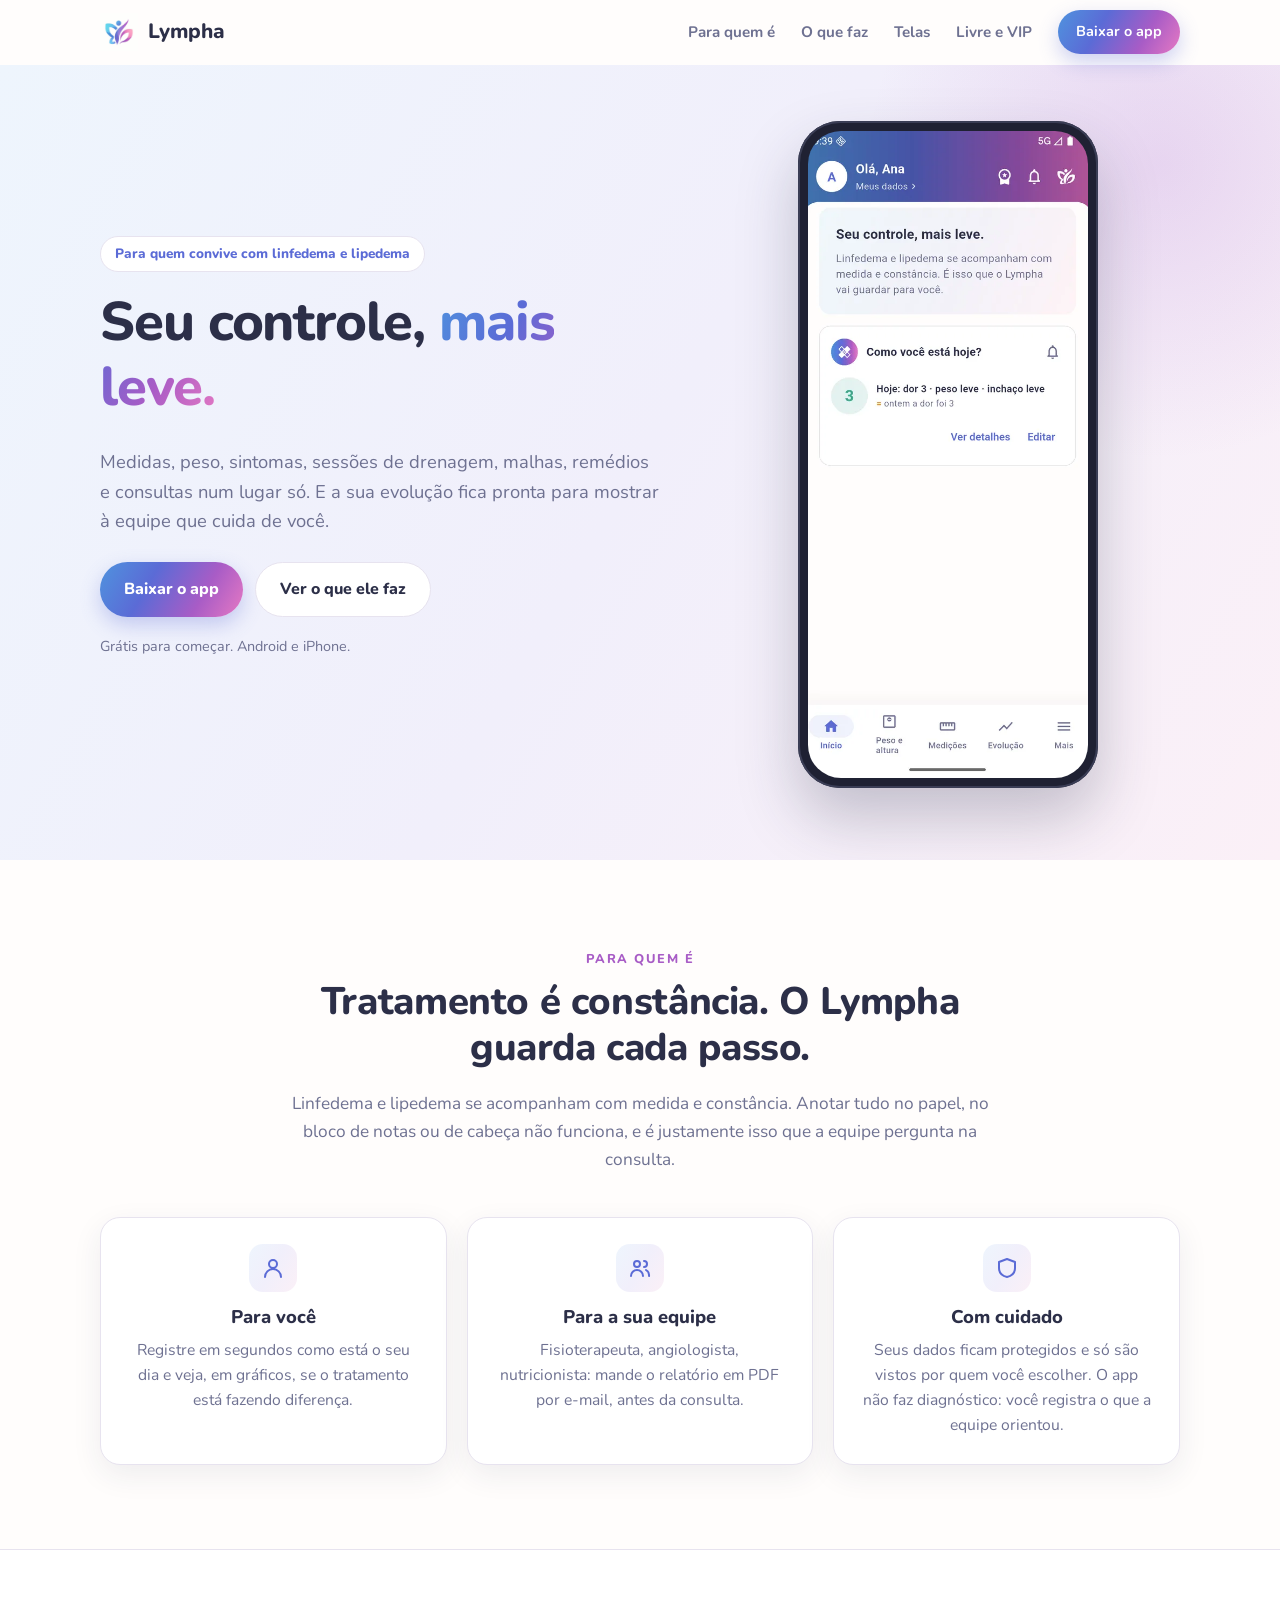
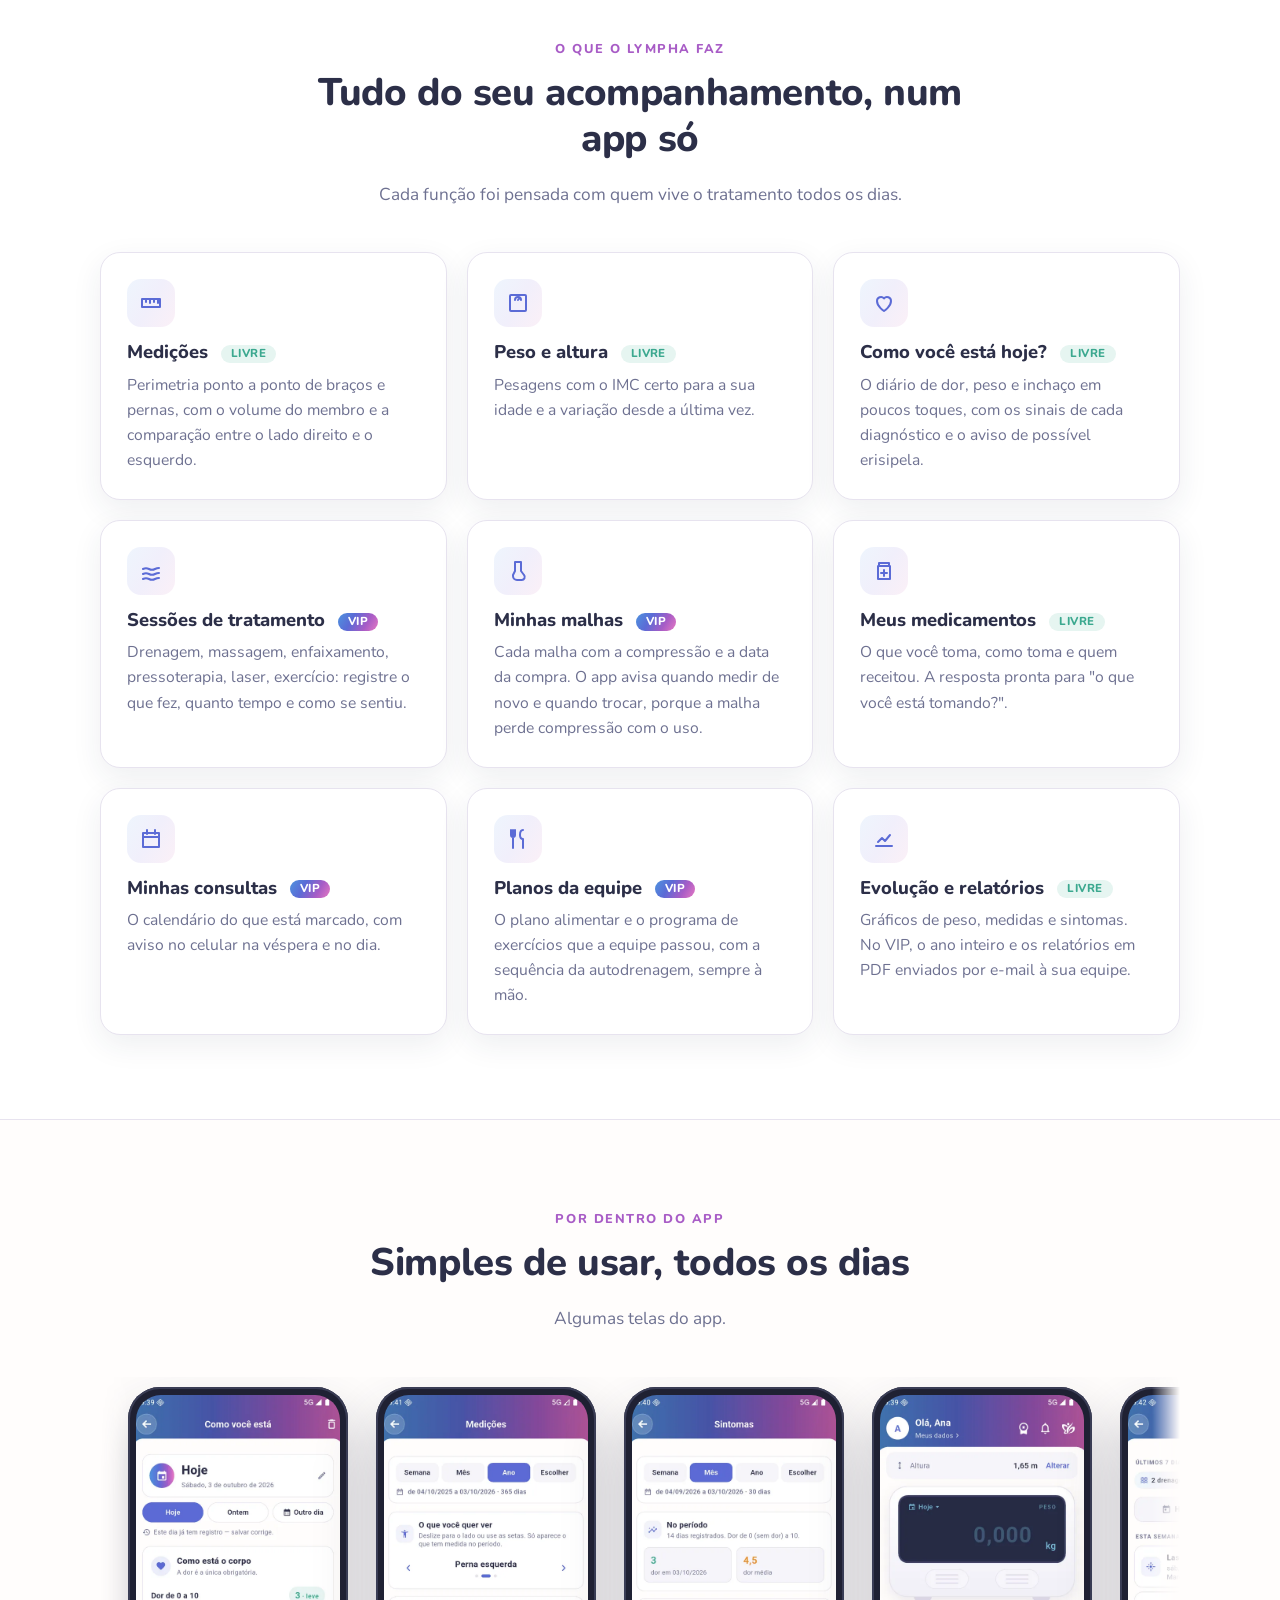
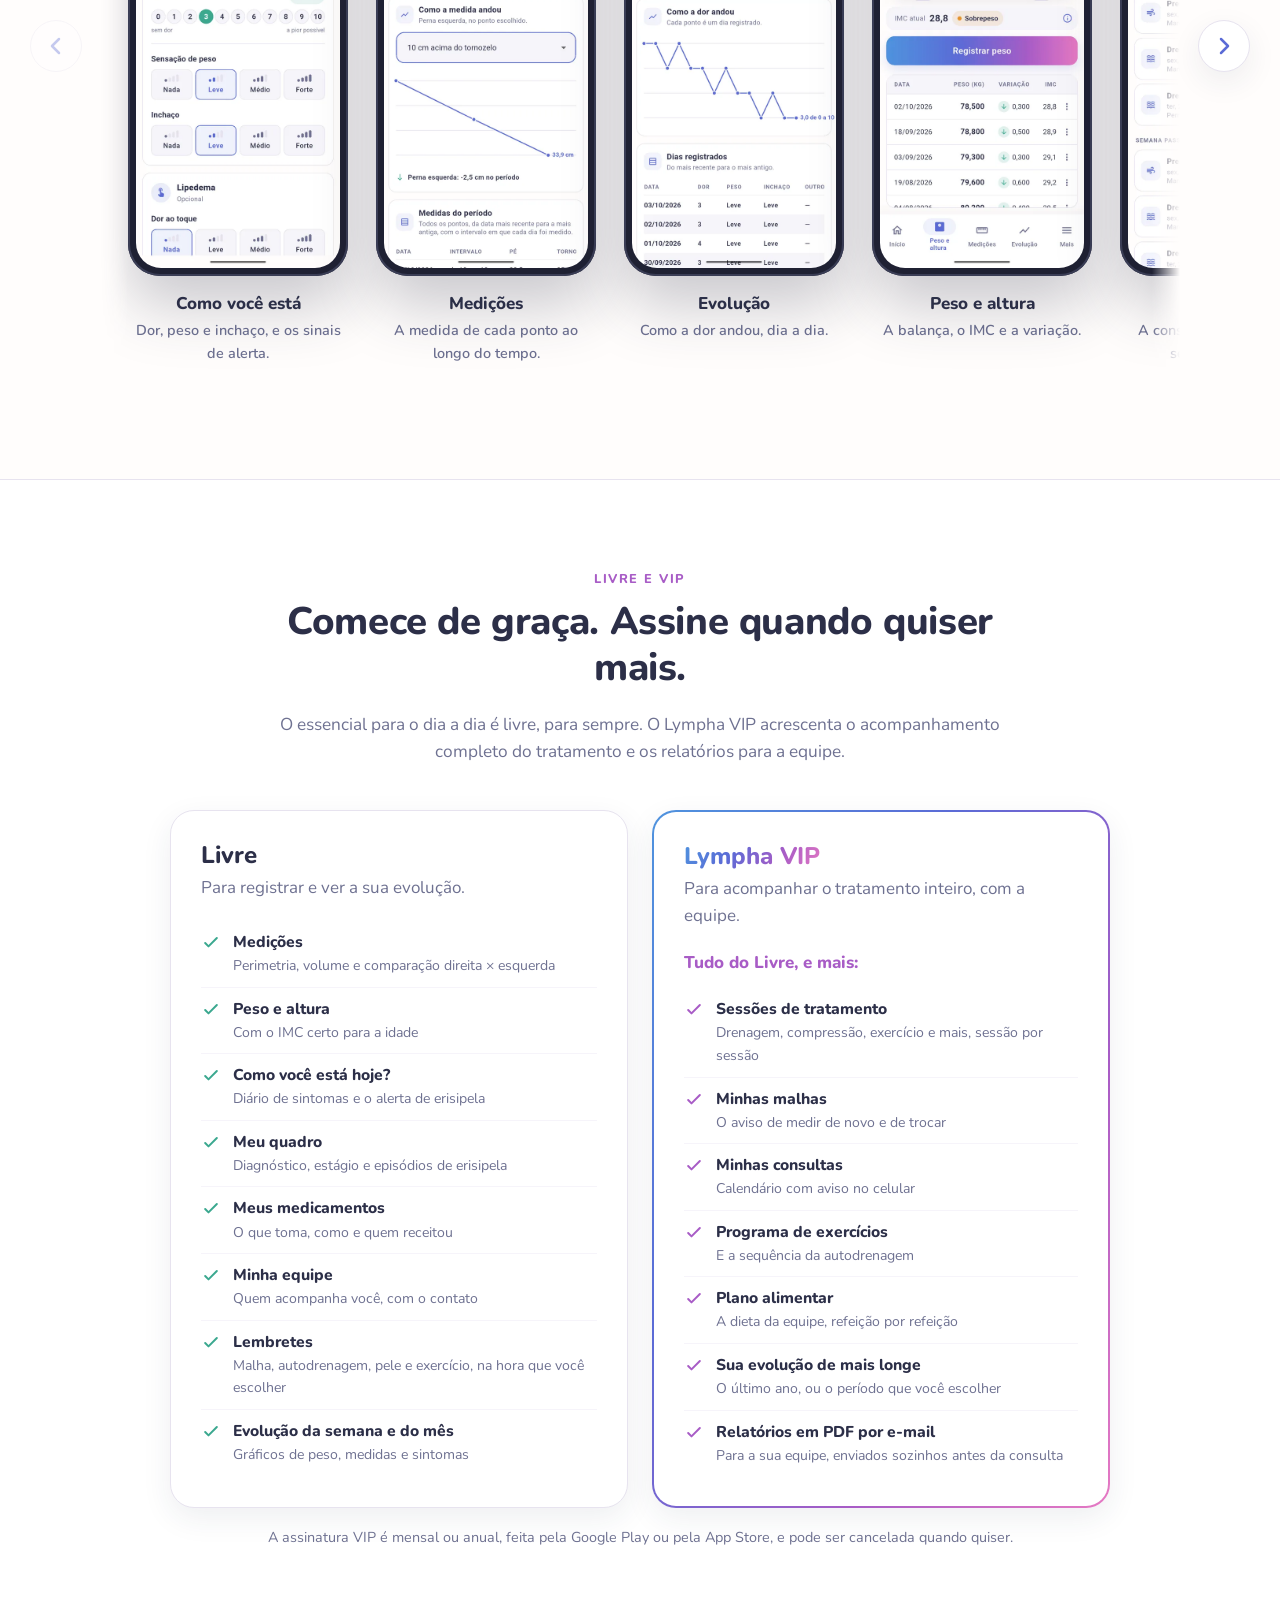
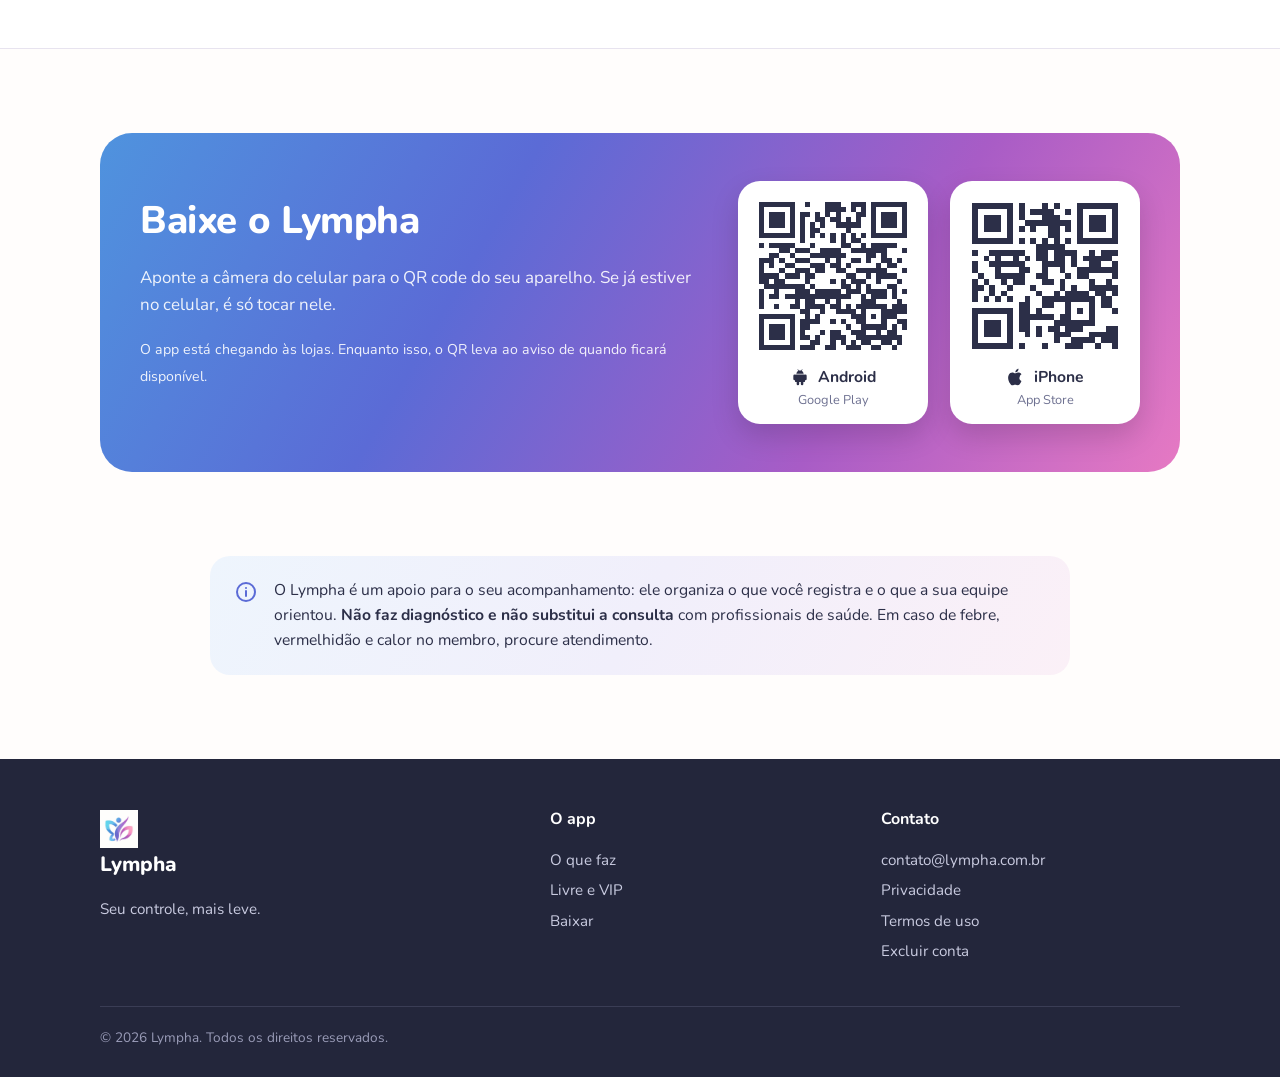
<file: index.html>
<!doctype html>
<html lang="pt-BR">
<head>
  <meta charset="utf-8">
  <meta name="viewport" content="width=device-width, initial-scale=1">
  <title>Lympha: seu controle do linfedema e do lipedema, mais leve</title>
  <meta name="description" content="Lympha é o app para quem convive com linfedema ou lipedema: medidas, peso, sintomas, sessões, malhas, medicamentos e consultas num lugar só, com relatórios para a sua equipe.">
  <meta name="theme-color" content="#5b6bd6">
  <link rel="icon" type="image/png" sizes="32x32" href="assets/img/favicon-32.png">
  <link rel="apple-touch-icon" href="assets/img/apple-touch-icon.png">
  <meta property="og:title" content="Lympha: seu controle, mais leve">
  <meta property="og:description" content="O app para acompanhar o linfedema e o lipedema: medidas, sintomas, tratamento e relatórios para a sua equipe.">
  <meta property="og:image" content="https://lympha.com.br/assets/img/logo.png">
  <meta property="og:url" content="https://lympha.com.br/">
  <meta property="og:type" content="website">
  <meta property="og:locale" content="pt_BR">
  <link rel="preconnect" href="https://fonts.googleapis.com">
  <link rel="preconnect" href="https://fonts.gstatic.com" crossorigin>
  <link href="https://fonts.googleapis.com/css2?family=Nunito:wght@400;600;700;800&display=swap" rel="stylesheet">
  <link rel="stylesheet" href="assets/css/estilo.css">
</head>
<body>

  <!-- Os ícones, desenhados uma vez e usados com <use>. -->
  <svg width="0" height="0" style="position:absolute" aria-hidden="true">
    <defs>
      <symbol id="i-regua" viewBox="0 0 24 24"><path fill="none" stroke="currentColor" stroke-width="2" stroke-linecap="round" stroke-linejoin="round" d="M3 8h18v8H3zM7 8v3M11 8v4M15 8v3M19 8v4"/></symbol>
      <symbol id="i-balanca" viewBox="0 0 24 24"><path fill="none" stroke="currentColor" stroke-width="2" stroke-linecap="round" stroke-linejoin="round" d="M5 4h14a1 1 0 0 1 1 1v14a1 1 0 0 1-1 1H5a1 1 0 0 1-1-1V5a1 1 0 0 1 1-1zM9 9a3 3 0 0 1 6 0M12 9l1.5-2"/></symbol>
      <symbol id="i-coracao" viewBox="0 0 24 24"><path fill="none" stroke="currentColor" stroke-width="2" stroke-linecap="round" stroke-linejoin="round" d="M12 20s-7-4.4-7-10a4 4 0 0 1 7-2.6A4 4 0 0 1 19 10c0 5.6-7 10-7 10z"/></symbol>
      <symbol id="i-alerta" viewBox="0 0 24 24"><path fill="none" stroke="currentColor" stroke-width="2" stroke-linecap="round" stroke-linejoin="round" d="M12 3 2 20h20L12 3zM12 10v4M12 17h.01"/></symbol>
      <symbol id="i-maos" viewBox="0 0 24 24"><path fill="none" stroke="currentColor" stroke-width="2" stroke-linecap="round" stroke-linejoin="round" d="M4 15c2-1 4-1 6 0s4 1 6 0 4-1 4-1M4 10c2-1 4-1 6 0s4 1 6 0 4-1 4-1M4 20c2-1 4-1 6 0s4 1 6 0 4-1 4-1"/></symbol>
      <symbol id="i-meia" viewBox="0 0 24 24"><path fill="none" stroke="currentColor" stroke-width="2" stroke-linecap="round" stroke-linejoin="round" d="M9 3h6v9l3 4a3 3 0 0 1-2.4 5H11a4 4 0 0 1-4-4v-1l2-4z"/></symbol>
      <symbol id="i-remedio" viewBox="0 0 24 24"><path fill="none" stroke="currentColor" stroke-width="2" stroke-linecap="round" stroke-linejoin="round" d="M7 4h10v3H7zM6 7h12v13H6zM12 11v6M9 14h6"/></symbol>
      <symbol id="i-calendario" viewBox="0 0 24 24"><path fill="none" stroke="currentColor" stroke-width="2" stroke-linecap="round" stroke-linejoin="round" d="M4 6h16v14H4zM4 10h16M8 3v4M16 3v4"/></symbol>
      <symbol id="i-grafico" viewBox="0 0 24 24"><path fill="none" stroke="currentColor" stroke-width="2" stroke-linecap="round" stroke-linejoin="round" d="M4 19h16M6 15l4-4 3 3 5-6"/></symbol>
      <symbol id="i-email" viewBox="0 0 24 24"><path fill="none" stroke="currentColor" stroke-width="2" stroke-linecap="round" stroke-linejoin="round" d="M3 6h18v12H3zM3 7l9 6 9-6"/></symbol>
      <symbol id="i-sino" viewBox="0 0 24 24"><path fill="none" stroke="currentColor" stroke-width="2" stroke-linecap="round" stroke-linejoin="round" d="M6 16V11a6 6 0 0 1 12 0v5l2 2H4zM10 20a2 2 0 0 0 4 0"/></symbol>
      <symbol id="i-prato" viewBox="0 0 24 24"><path fill="none" stroke="currentColor" stroke-width="2" stroke-linecap="round" stroke-linejoin="round" d="M7 3v8M5 3v5a2 2 0 0 0 4 0V3M7 11v10M17 3c-2 0-3 2-3 5s1 4 3 4v9"/></symbol>
      <symbol id="i-pessoa" viewBox="0 0 24 24"><path fill="none" stroke="currentColor" stroke-width="2" stroke-linecap="round" stroke-linejoin="round" d="M12 12a4 4 0 1 0 0-8 4 4 0 0 0 0 8zM4 21a8 8 0 0 1 16 0"/></symbol>
      <symbol id="i-equipe" viewBox="0 0 24 24"><path fill="none" stroke="currentColor" stroke-width="2" stroke-linecap="round" stroke-linejoin="round" d="M9 11a3 3 0 1 0 0-6 3 3 0 0 0 0 6zM3 20a6 6 0 0 1 12 0M16 5a3 3 0 0 1 0 6M18 14a6 6 0 0 1 3 6"/></symbol>
      <symbol id="i-escudo" viewBox="0 0 24 24"><path fill="none" stroke="currentColor" stroke-width="2" stroke-linecap="round" stroke-linejoin="round" d="M12 3 4 6v6c0 5 3.5 8 8 9 4.5-1 8-4 8-9V6l-8-3z"/></symbol>
      <symbol id="i-visto" viewBox="0 0 24 24"><path fill="none" stroke="currentColor" stroke-width="2.4" stroke-linecap="round" stroke-linejoin="round" d="m5 12 4 4 10-10"/></symbol>
      <symbol id="i-info" viewBox="0 0 24 24"><path fill="none" stroke="currentColor" stroke-width="2" stroke-linecap="round" stroke-linejoin="round" d="M12 21a9 9 0 1 0 0-18 9 9 0 0 0 0 18zM12 11v5M12 8h.01"/></symbol>
      <symbol id="i-android" viewBox="0 0 24 24"><path fill="currentColor" d="M7 9h10a1 1 0 0 1 1 1v7a1 1 0 0 1-1 1h-1v2.5a1.5 1.5 0 0 1-3 0V18h-2v2.5a1.5 1.5 0 0 1-3 0V18H7a1 1 0 0 1-1-1v-7a1 1 0 0 1 1-1zm-3 1.5a1.5 1.5 0 0 1 3 0v4a1.5 1.5 0 0 1-3 0zm13 0a1.5 1.5 0 0 1 3 0v4a1.5 1.5 0 0 1-3 0zM7.6 8a4.6 4.6 0 0 1 2.3-3.4l-.8-1.3a.4.4 0 0 1 .7-.4l.8 1.4a5 5 0 0 1 2.8 0l.8-1.4a.4.4 0 0 1 .7.4l-.8 1.3A4.6 4.6 0 0 1 16.4 8z"/></symbol>
      <symbol id="i-apple" viewBox="0 0 24 24"><path fill="currentColor" d="M16.4 12.6c0-2.6 2.1-3.8 2.2-3.9-1.2-1.8-3.1-2-3.7-2-1.6-.2-3.1.9-3.9.9-.8 0-2-.9-3.4-.9-1.7 0-3.3 1-4.2 2.6-1.8 3.1-.5 7.7 1.3 10.2.8 1.2 1.8 2.6 3.1 2.5 1.2 0 1.7-.8 3.2-.8s1.9.8 3.2.8c1.3 0 2.2-1.2 3-2.4.9-1.4 1.3-2.7 1.3-2.8-.1 0-2.6-1-2.6-4.2zM14 5c.7-.8 1.1-1.9 1-3-1 0-2.1.7-2.8 1.5-.6.7-1.2 1.8-1 2.9 1 .1 2.1-.6 2.8-1.4z"/></symbol>
      <symbol id="i-menu" viewBox="0 0 24 24"><path fill="none" stroke="currentColor" stroke-width="2" stroke-linecap="round" d="M4 7h16M4 12h16M4 17h16"/></symbol>
    </defs>
  </svg>

  <header class="topo" id="topo">
    <div class="container">
      <a class="marca" href="#inicio"><img src="assets/img/icone-192.png" alt="" width="38" height="38">Lympha</a>
      <button class="abrir-menu" aria-label="Abrir o menu" aria-expanded="false" aria-controls="menu">
        <svg width="26" height="26"><use href="#i-menu"/></svg>
      </button>
      <nav class="menu" id="menu" aria-label="Navegação principal">
        <a href="#para-quem">Para quem é</a>
        <a href="#funcoes">O que faz</a>
        <a href="#telas">Telas</a>
        <a href="#planos">Livre e VIP</a>
        <a class="botao botao-principal" href="#baixar">Baixar o app</a>
      </nav>
    </div>
  </header>

  <main id="inicio">

    <!-- Abertura -->
    <section class="abertura">
      <div class="container">
        <div>
          <span class="selo-topo">Para quem convive com linfedema e lipedema</span>
          <h1>Seu controle, <span class="destaque">mais leve.</span></h1>
          <p class="resumo">
            Medidas, peso, sintomas, sessões de drenagem, malhas, remédios e
            consultas num lugar só. E a sua evolução fica pronta para mostrar
            à equipe que cuida de você.
          </p>
          <div class="acoes">
            <a class="botao botao-principal" href="#baixar">Baixar o app</a>
            <a class="botao botao-secundario" href="#funcoes">Ver o que ele faz</a>
          </div>
          <p class="observacao">Grátis para começar. Android e iPhone.</p>
        </div>
        <div class="celular">
          <img src="assets/img/prints/inicio.webp" alt="Tela de início do Lympha, com a pergunta do dia: como você está hoje?" width="1080" height="2400">
        </div>
      </div>
    </section>

    <!-- Para quem é -->
    <section class="secao" id="para-quem">
      <div class="container">
        <div class="cabeca">
          <span class="rotulo">Para quem é</span>
          <h2>Tratamento é constância. O Lympha guarda cada passo.</h2>
          <p>
            Linfedema e lipedema se acompanham com medida e constância. Anotar
            tudo no papel, no bloco de notas ou de cabeça não funciona, e é
            justamente isso que a equipe pergunta na consulta.
          </p>
        </div>
        <div class="publico">
          <div class="cartao">
            <span class="icone"><svg><use href="#i-pessoa"/></svg></span>
            <h3>Para você</h3>
            <p>Registre em segundos como está o seu dia e veja, em gráficos, se o tratamento está fazendo diferença.</p>
          </div>
          <div class="cartao">
            <span class="icone"><svg><use href="#i-equipe"/></svg></span>
            <h3>Para a sua equipe</h3>
            <p>Fisioterapeuta, angiologista, nutricionista: mande o relatório em PDF por e-mail, antes da consulta.</p>
          </div>
          <div class="cartao">
            <span class="icone"><svg><use href="#i-escudo"/></svg></span>
            <h3>Com cuidado</h3>
            <p>Seus dados ficam protegidos e só são vistos por quem você escolher. O app não faz diagnóstico: você registra o que a equipe orientou.</p>
          </div>
        </div>
      </div>
    </section>

    <!-- Funções -->
    <section class="secao alternada" id="funcoes">
      <div class="container">
        <div class="cabeca">
          <span class="rotulo">O que o Lympha faz</span>
          <h2>Tudo do seu acompanhamento, num app só</h2>
          <p>Cada função foi pensada com quem vive o tratamento todos os dias.</p>
        </div>
        <div class="grade">
          <div class="cartao">
            <span class="icone"><svg><use href="#i-regua"/></svg></span>
            <h3>Medições <span class="etiqueta livre">LIVRE</span></h3>
            <p>Perimetria ponto a ponto de braços e pernas, com o volume do membro e a comparação entre o lado direito e o esquerdo.</p>
          </div>
          <div class="cartao">
            <span class="icone"><svg><use href="#i-balanca"/></svg></span>
            <h3>Peso e altura <span class="etiqueta livre">LIVRE</span></h3>
            <p>Pesagens com o IMC certo para a sua idade e a variação desde a última vez.</p>
          </div>
          <div class="cartao">
            <span class="icone"><svg><use href="#i-coracao"/></svg></span>
            <h3>Como você está hoje? <span class="etiqueta livre">LIVRE</span></h3>
            <p>O diário de dor, peso e inchaço em poucos toques, com os sinais de cada diagnóstico e o aviso de possível erisipela.</p>
          </div>
          <div class="cartao">
            <span class="icone"><svg><use href="#i-maos"/></svg></span>
            <h3>Sessões de tratamento <span class="etiqueta vip">VIP</span></h3>
            <p>Drenagem, massagem, enfaixamento, pressoterapia, laser, exercício: registre o que fez, quanto tempo e como se sentiu.</p>
          </div>
          <div class="cartao">
            <span class="icone"><svg><use href="#i-meia"/></svg></span>
            <h3>Minhas malhas <span class="etiqueta vip">VIP</span></h3>
            <p>Cada malha com a compressão e a data da compra. O app avisa quando medir de novo e quando trocar, porque a malha perde compressão com o uso.</p>
          </div>
          <div class="cartao">
            <span class="icone"><svg><use href="#i-remedio"/></svg></span>
            <h3>Meus medicamentos <span class="etiqueta livre">LIVRE</span></h3>
            <p>O que você toma, como toma e quem receitou. A resposta pronta para "o que você está tomando?".</p>
          </div>
          <div class="cartao">
            <span class="icone"><svg><use href="#i-calendario"/></svg></span>
            <h3>Minhas consultas <span class="etiqueta vip">VIP</span></h3>
            <p>O calendário do que está marcado, com aviso no celular na véspera e no dia.</p>
          </div>
          <div class="cartao">
            <span class="icone"><svg><use href="#i-prato"/></svg></span>
            <h3>Planos da equipe <span class="etiqueta vip">VIP</span></h3>
            <p>O plano alimentar e o programa de exercícios que a equipe passou, com a sequência da autodrenagem, sempre à mão.</p>
          </div>
          <div class="cartao">
            <span class="icone"><svg><use href="#i-grafico"/></svg></span>
            <h3>Evolução e relatórios <span class="etiqueta livre">LIVRE</span></h3>
            <p>Gráficos de peso, medidas e sintomas. No VIP, o ano inteiro e os relatórios em PDF enviados por e-mail à sua equipe.</p>
          </div>
        </div>
      </div>
    </section>

    <!-- Telas -->
    <section class="secao" id="telas">
      <div class="container">
        <div class="cabeca">
          <span class="rotulo">Por dentro do app</span>
          <h2>Simples de usar, todos os dias</h2>
          <p>Algumas telas do app.</p>
        </div>
      </div>
      <div class="carrossel">
        <button class="seta seta-anterior" type="button" aria-label="Telas anteriores" disabled>
          <svg viewBox="0 0 24 24" aria-hidden="true"><path d="M15 5l-7 7 7 7"/></svg>
        </button>
        <div class="telas">
        <figure>
          <div class="celular pequeno"><img src="assets/img/prints/sintomas.webp" alt="Diário de sintomas" loading="lazy" width="1080" height="2400"></div>
          <figcaption>Como você está<span>Dor, peso e inchaço, e os sinais de alerta.</span></figcaption>
        </figure>
        <figure>
          <div class="celular pequeno"><img src="assets/img/prints/medicoes.webp" alt="Gráfico da medida da perna ao longo do ano" loading="lazy" width="1080" height="2400"></div>
          <figcaption>Medições<span>A medida de cada ponto ao longo do tempo.</span></figcaption>
        </figure>
        <figure>
          <div class="celular pequeno"><img src="assets/img/prints/evolucao.webp" alt="Gráfico de como a dor andou no mês" loading="lazy" width="1080" height="2400"></div>
          <figcaption>Evolução<span>Como a dor andou, dia a dia.</span></figcaption>
        </figure>
        <figure>
          <div class="celular pequeno"><img src="assets/img/prints/peso.webp" alt="Peso e IMC" loading="lazy" width="1080" height="2400"></div>
          <figcaption>Peso e altura<span>A balança, o IMC e a variação.</span></figcaption>
        </figure>
        <figure>
          <div class="celular pequeno"><img src="assets/img/prints/sessoes.webp" alt="Sessões de tratamento" loading="lazy" width="1080" height="2400"></div>
          <figcaption>Sessões<span>A constância do tratamento, semana a semana.</span></figcaption>
        </figure>
        <figure>
          <div class="celular pequeno"><img src="assets/img/prints/malhas.webp" alt="Minhas malhas" loading="lazy" width="1080" height="2400"></div>
          <figcaption>Malhas<span>Quando medir de novo e quando trocar.</span></figcaption>
        </figure>
        <figure>
          <div class="celular pequeno"><img src="assets/img/prints/medicamentos.webp" alt="Meus medicamentos" loading="lazy" width="1080" height="2400"></div>
          <figcaption>Medicamentos<span>O que toma, como e quem receitou.</span></figcaption>
        </figure>
        </div>
        <button class="seta seta-proxima" type="button" aria-label="Próximas telas">
          <svg viewBox="0 0 24 24" aria-hidden="true"><path d="M9 5l7 7-7 7"/></svg>
        </button>
      </div>
    </section>

    <!-- Livre e VIP -->
    <section class="secao alternada" id="planos">
      <div class="container">
        <div class="cabeca">
          <span class="rotulo">Livre e VIP</span>
          <h2>Comece de graça. Assine quando quiser mais.</h2>
          <p>O essencial para o dia a dia é livre, para sempre. O Lympha VIP acrescenta o acompanhamento completo do tratamento e os relatórios para a equipe.</p>
        </div>
        <div class="planos">
          <div class="plano">
            <h3>Livre</h3>
            <p class="sub">Para registrar e ver a sua evolução.</p>
            <ul>
              <li><svg><use href="#i-visto"/></svg><div><b>Medições</b><small>Perimetria, volume e comparação direita × esquerda</small></div></li>
              <li><svg><use href="#i-visto"/></svg><div><b>Peso e altura</b><small>Com o IMC certo para a idade</small></div></li>
              <li><svg><use href="#i-visto"/></svg><div><b>Como você está hoje?</b><small>Diário de sintomas e o alerta de erisipela</small></div></li>
              <li><svg><use href="#i-visto"/></svg><div><b>Meu quadro</b><small>Diagnóstico, estágio e episódios de erisipela</small></div></li>
              <li><svg><use href="#i-visto"/></svg><div><b>Meus medicamentos</b><small>O que toma, como e quem receitou</small></div></li>
              <li><svg><use href="#i-visto"/></svg><div><b>Minha equipe</b><small>Quem acompanha você, com o contato</small></div></li>
              <li><svg><use href="#i-visto"/></svg><div><b>Lembretes</b><small>Malha, autodrenagem, pele e exercício, na hora que você escolher</small></div></li>
              <li><svg><use href="#i-visto"/></svg><div><b>Evolução da semana e do mês</b><small>Gráficos de peso, medidas e sintomas</small></div></li>
            </ul>
          </div>
          <div class="plano vip">
            <h3><span class="destaque">Lympha VIP</span></h3>
            <p class="sub">Para acompanhar o tratamento inteiro, com a equipe.</p>
            <p class="mais">Tudo do Livre, e mais:</p>
            <ul>
              <li><svg><use href="#i-visto"/></svg><div><b>Sessões de tratamento</b><small>Drenagem, compressão, exercício e mais, sessão por sessão</small></div></li>
              <li><svg><use href="#i-visto"/></svg><div><b>Minhas malhas</b><small>O aviso de medir de novo e de trocar</small></div></li>
              <li><svg><use href="#i-visto"/></svg><div><b>Minhas consultas</b><small>Calendário com aviso no celular</small></div></li>
              <li><svg><use href="#i-visto"/></svg><div><b>Programa de exercícios</b><small>E a sequência da autodrenagem</small></div></li>
              <li><svg><use href="#i-visto"/></svg><div><b>Plano alimentar</b><small>A dieta da equipe, refeição por refeição</small></div></li>
              <li><svg><use href="#i-visto"/></svg><div><b>Sua evolução de mais longe</b><small>O último ano, ou o período que você escolher</small></div></li>
              <li><svg><use href="#i-visto"/></svg><div><b>Relatórios em PDF por e-mail</b><small>Para a sua equipe, enviados sozinhos antes da consulta</small></div></li>
            </ul>
          </div>
        </div>
        <p class="observacao" style="text-align:center">A assinatura VIP é mensal ou anual, feita pela Google Play ou pela App Store, e pode ser cancelada quando quiser.</p>
      </div>
    </section>

    <!-- Baixar -->
    <section class="secao" id="baixar">
      <div class="container">
        <div class="baixar">
          <div>
            <h2>Baixe o Lympha</h2>
            <p>Aponte a câmera do celular para o QR code do seu aparelho. Se já estiver no celular, é só tocar nele.</p>
            <p><small>O app está chegando às lojas. Enquanto isso, o QR leva ao aviso de quando ficará disponível.</small></p>
          </div>
          <div class="qrs">
            <a class="qr" href="android/">
              <img src="assets/img/qr-android.svg" alt="QR code para baixar o Lympha no Android" width="158" height="158">
              <strong><svg><use href="#i-android"/></svg>Android</strong>
              <small>Google Play</small>
            </a>
            <a class="qr" href="ios/">
              <img src="assets/img/qr-ios.svg" alt="QR code para baixar o Lympha no iPhone" width="158" height="158">
              <strong><svg><use href="#i-apple"/></svg>iPhone</strong>
              <small>App Store</small>
            </a>
          </div>
        </div>
      </div>
    </section>

    <section class="secao" style="padding-top:0">
      <div class="container">
        <div class="aviso">
          <svg><use href="#i-info"/></svg>
          <div>O Lympha é um apoio para o seu acompanhamento: ele organiza o que você registra e o que a sua equipe orientou. <b>Não faz diagnóstico e não substitui a consulta</b> com profissionais de saúde. Em caso de febre, vermelhidão e calor no membro, procure atendimento.</div>
        </div>
      </div>
    </section>

  </main>

  <footer class="rodape">
    <div class="container">
      <div>
        <a class="marca" href="#inicio"><img src="assets/img/icone-192.png" alt="" width="38" height="38">Lympha</a>
        <p style="margin-top:12px">Seu controle, mais leve.</p>
      </div>
      <div>
        <h4>O app</h4>
        <a href="#funcoes">O que faz</a>
        <a href="#planos">Livre e VIP</a>
        <a href="#baixar">Baixar</a>
      </div>
      <div>
        <h4>Contato</h4>
        <a href="mailto:contato@lympha.com.br">contato@lympha.com.br</a>
        <a href="privacidade/">Privacidade</a>
        <a href="termos/">Termos de uso</a>
        <a href="excluir-conta/">Excluir conta</a>
      </div>
      <div class="fim">© <span id="ano">2026</span> Lympha. Todos os direitos reservados.</div>
    </div>
  </footer>

  <script src="assets/js/site.js" defer></script>
</body>
</html>
</file>
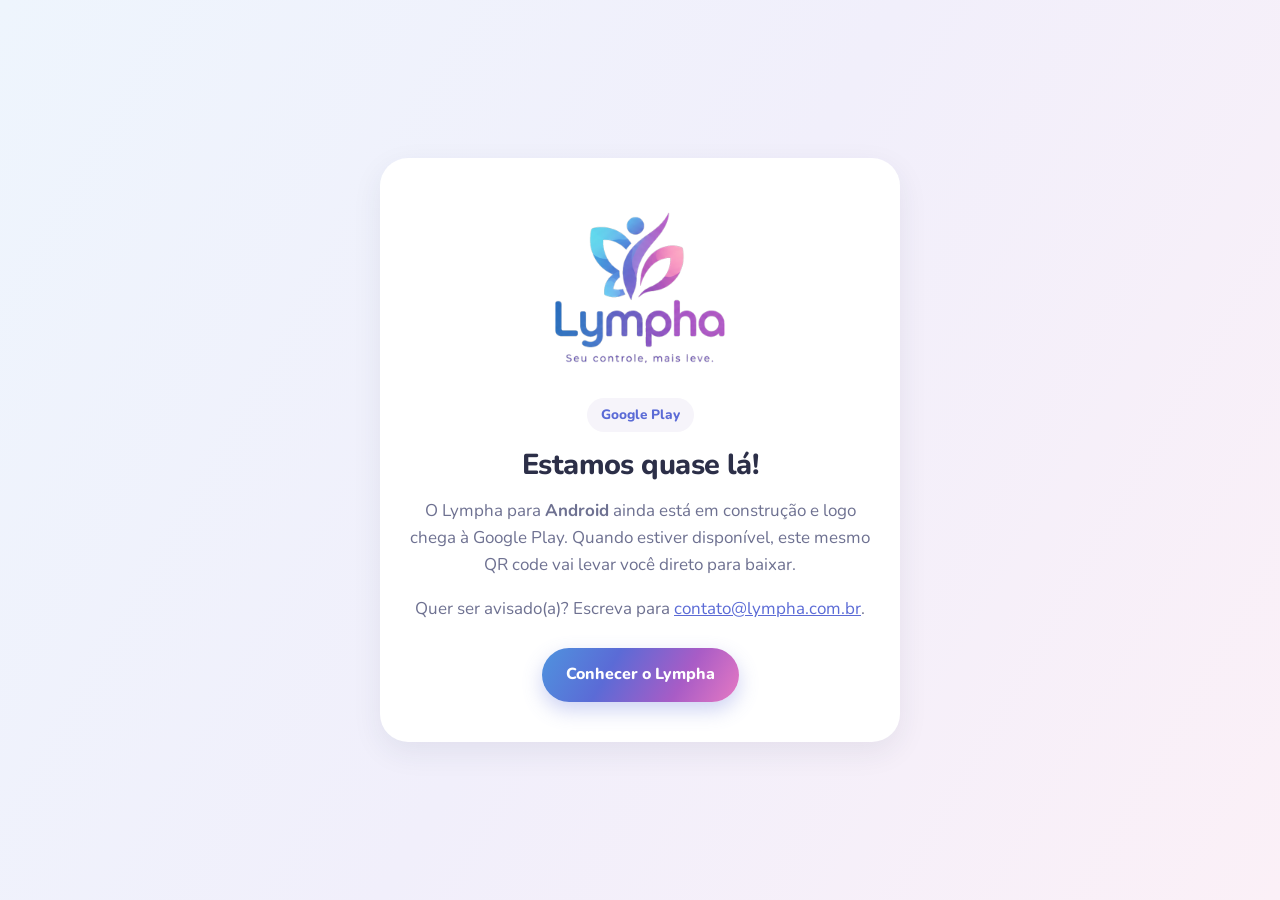
<file: android/index.html>
<!doctype html>
<html lang="pt-BR">
<head>
  <meta charset="utf-8">
  <meta name="viewport" content="width=device-width, initial-scale=1">
  <title>Lympha para Android: em breve</title>
  <meta name="description" content="O Lympha está chegando à Google Play.">
  <meta name="theme-color" content="#5b6bd6">
  <!--
    É aqui que o QR code do Android aponta (https://lympha.com.br/android/).
    Quando o app estiver na Google Play, troque esta página por um redirecionamento
    para o endereço da loja — o QR code já impresso continua valendo. Por
    exemplo, descomente a linha abaixo e ponha o link da loja:
    <meta http-equiv="refresh" content="0; url=LINK-DA-LOJA">
  -->
  <link rel="icon" type="image/png" sizes="32x32" href="../assets/img/favicon-32.png">
  <link rel="apple-touch-icon" href="../assets/img/apple-touch-icon.png">
  <link rel="preconnect" href="https://fonts.googleapis.com">
  <link rel="preconnect" href="https://fonts.gstatic.com" crossorigin>
  <link href="https://fonts.googleapis.com/css2?family=Nunito:wght@400;600;700;800&display=swap" rel="stylesheet">
  <link rel="stylesheet" href="../assets/css/estilo.css">
</head>
<body>
  <main class="em-breve">
    <div class="caixa">
      <img class="logo" src="../assets/img/logo.png" alt="Lympha. Seu controle, mais leve." width="180" height="180">
      <span class="loja">Google Play</span>
      <h1 style="font-size:1.8rem">Estamos quase lá!</h1>
      <p>O Lympha para <b>Android</b> ainda está em construção e logo chega à Google Play. Quando estiver disponível, este mesmo QR code vai levar você direto para baixar.</p>
      <p>Quer ser avisado(a)? Escreva para <a href="mailto:contato@lympha.com.br?subject=Quero%20ser%20avisado%20do%20Lympha%20(Android)">contato@lympha.com.br</a>.</p>
      <div class="acoes">
        <a class="botao botao-principal" href="../">Conhecer o Lympha</a>
      </div>
    </div>
  </main>
</body>
</html>
</file>
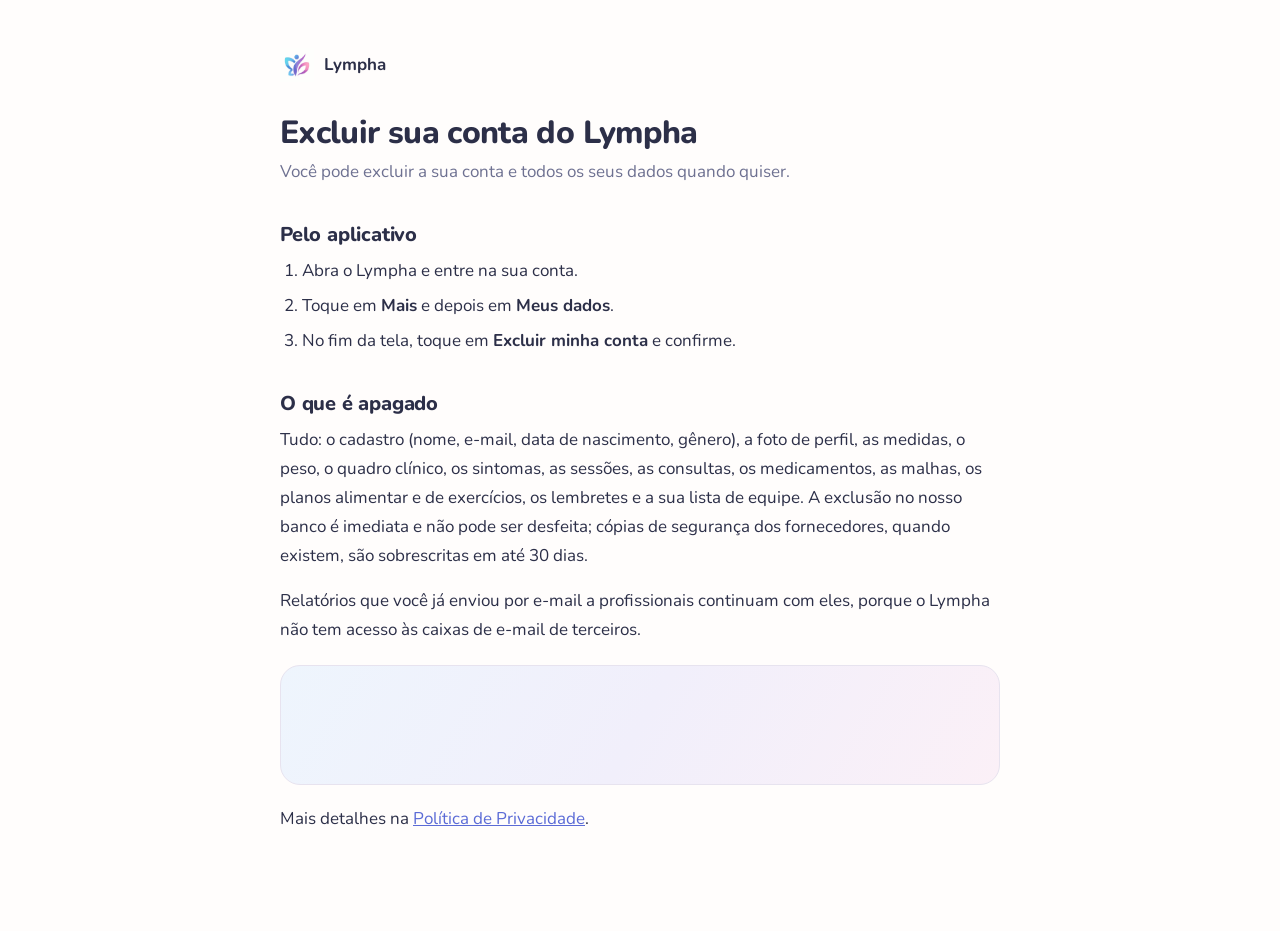
<file: excluir-conta/index.html>
<!doctype html>
<html lang="pt-BR">
<head>
  <meta charset="utf-8">
  <meta name="viewport" content="width=device-width, initial-scale=1">
  <title>Excluir conta | Lympha</title>
  <meta name="description" content="Como excluir sua conta do Lympha e todos os seus dados.">
  <meta name="theme-color" content="#5b6bd6">
  <link rel="icon" type="image/png" sizes="32x32" href="../assets/img/favicon-32.png">
  <link rel="apple-touch-icon" href="../assets/img/apple-touch-icon.png">
  <link rel="preconnect" href="https://fonts.googleapis.com">
  <link rel="preconnect" href="https://fonts.gstatic.com" crossorigin>
  <link href="https://fonts.googleapis.com/css2?family=Nunito:wght@400;600;700;800&display=swap" rel="stylesheet">
  <link rel="stylesheet" href="../assets/css/estilo.css">
</head>
<body>
  <main class="documento">
    <a class="voltar" href="../"><img src="../assets/img/icone-192.png" alt="">Lympha</a>

    <h1>Excluir sua conta do Lympha</h1>
    <p class="atualizado">Você pode excluir a sua conta e todos os seus dados quando quiser.</p>

    <h2>Pelo aplicativo</h2>
    <ol>
      <li>Abra o Lympha e entre na sua conta.</li>
      <li>Toque em <b>Mais</b> e depois em <b>Meus dados</b>.</li>
      <li>No fim da tela, toque em <b>Excluir minha conta</b> e confirme.</li>
    </ol>

    <h2>O que é apagado</h2>
    <p>Tudo: o cadastro (nome, e-mail, data de nascimento, gênero), a foto de perfil, as medidas, o peso, o quadro clínico, os sintomas, as sessões, as consultas, os medicamentos, as malhas, os planos alimentar e de exercícios, os lembretes e a sua lista de equipe. A exclusão no nosso banco é imediata e não pode ser desfeita; cópias de segurança dos fornecedores, quando existem, são sobrescritas em até 30 dias.</p>
    <p>Relatórios que você já enviou por e-mail a profissionais continuam com eles, porque o Lympha não tem acesso às caixas de e-mail de terceiros.</p>

    <div class="destaque"><b>Assinatura VIP:</b> excluir a conta não cancela a cobrança. Cancele a assinatura na <b>Google Play</b> (Play Store › Perfil › Pagamentos e assinaturas) ou na <b>App Store</b> (Ajustes › seu nome › Assinaturas).</div>

    <p>Mais detalhes na <a href="../privacidade/">Política de Privacidade</a>.</p>
  </main>
</body>
</html>
</file>
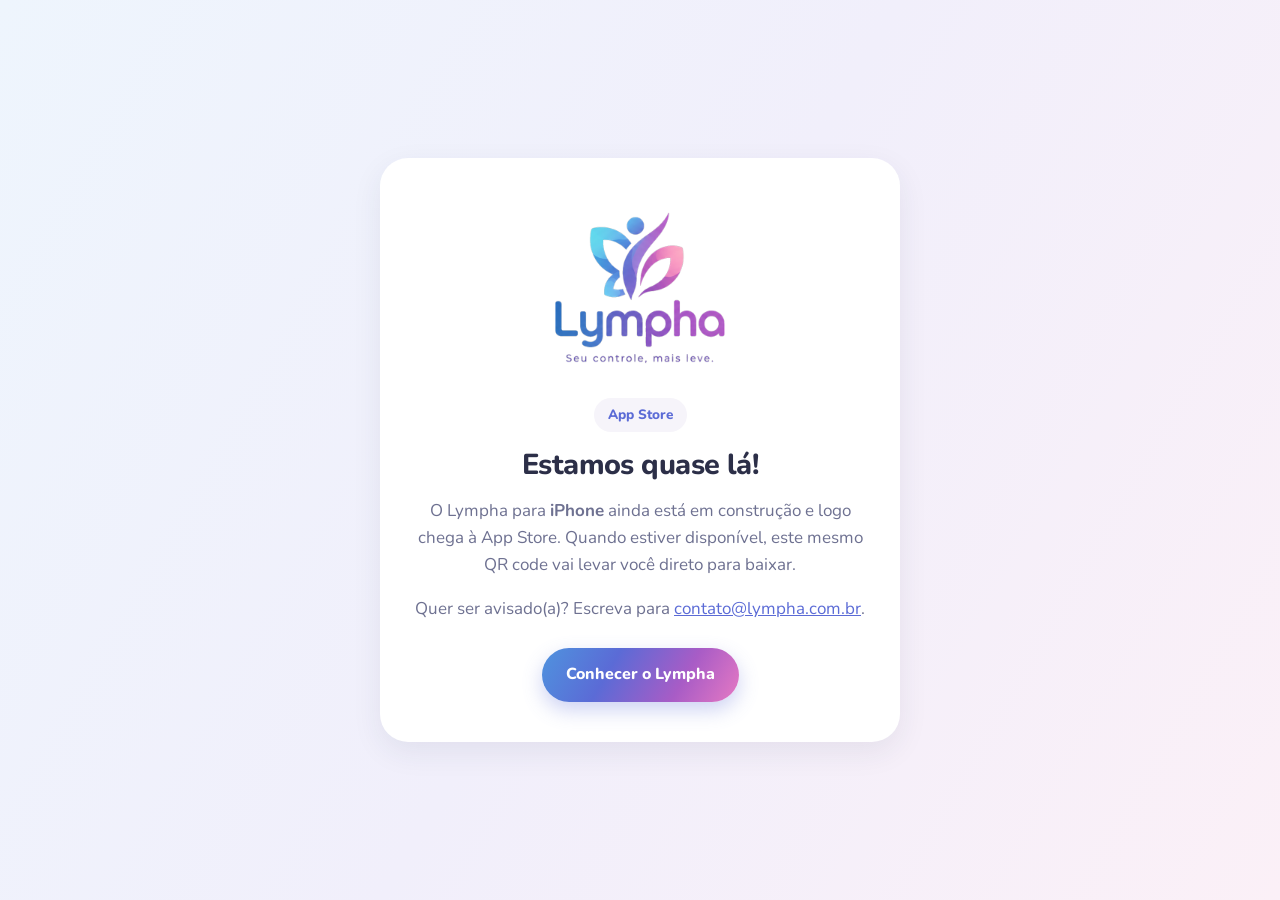
<file: ios/index.html>
<!doctype html>
<html lang="pt-BR">
<head>
  <meta charset="utf-8">
  <meta name="viewport" content="width=device-width, initial-scale=1">
  <title>Lympha para iPhone: em breve</title>
  <meta name="description" content="O Lympha está chegando à App Store.">
  <meta name="theme-color" content="#5b6bd6">
  <!--
    É aqui que o QR code do iPhone aponta (https://lympha.com.br/ios/).
    Quando o app estiver na App Store, troque esta página por um redirecionamento
    para o endereço da loja — o QR code já impresso continua valendo. Por
    exemplo, descomente a linha abaixo e ponha o link da loja:
    <meta http-equiv="refresh" content="0; url=LINK-DA-LOJA">
  -->
  <link rel="icon" type="image/png" sizes="32x32" href="../assets/img/favicon-32.png">
  <link rel="apple-touch-icon" href="../assets/img/apple-touch-icon.png">
  <link rel="preconnect" href="https://fonts.googleapis.com">
  <link rel="preconnect" href="https://fonts.gstatic.com" crossorigin>
  <link href="https://fonts.googleapis.com/css2?family=Nunito:wght@400;600;700;800&display=swap" rel="stylesheet">
  <link rel="stylesheet" href="../assets/css/estilo.css">
</head>
<body>
  <main class="em-breve">
    <div class="caixa">
      <img class="logo" src="../assets/img/logo.png" alt="Lympha. Seu controle, mais leve." width="180" height="180">
      <span class="loja">App Store</span>
      <h1 style="font-size:1.8rem">Estamos quase lá!</h1>
      <p>O Lympha para <b>iPhone</b> ainda está em construção e logo chega à App Store. Quando estiver disponível, este mesmo QR code vai levar você direto para baixar.</p>
      <p>Quer ser avisado(a)? Escreva para <a href="mailto:contato@lympha.com.br?subject=Quero%20ser%20avisado%20do%20Lympha%20(iPhone)">contato@lympha.com.br</a>.</p>
      <div class="acoes">
        <a class="botao botao-principal" href="../">Conhecer o Lympha</a>
      </div>
    </div>
  </main>
</body>
</html>
</file>
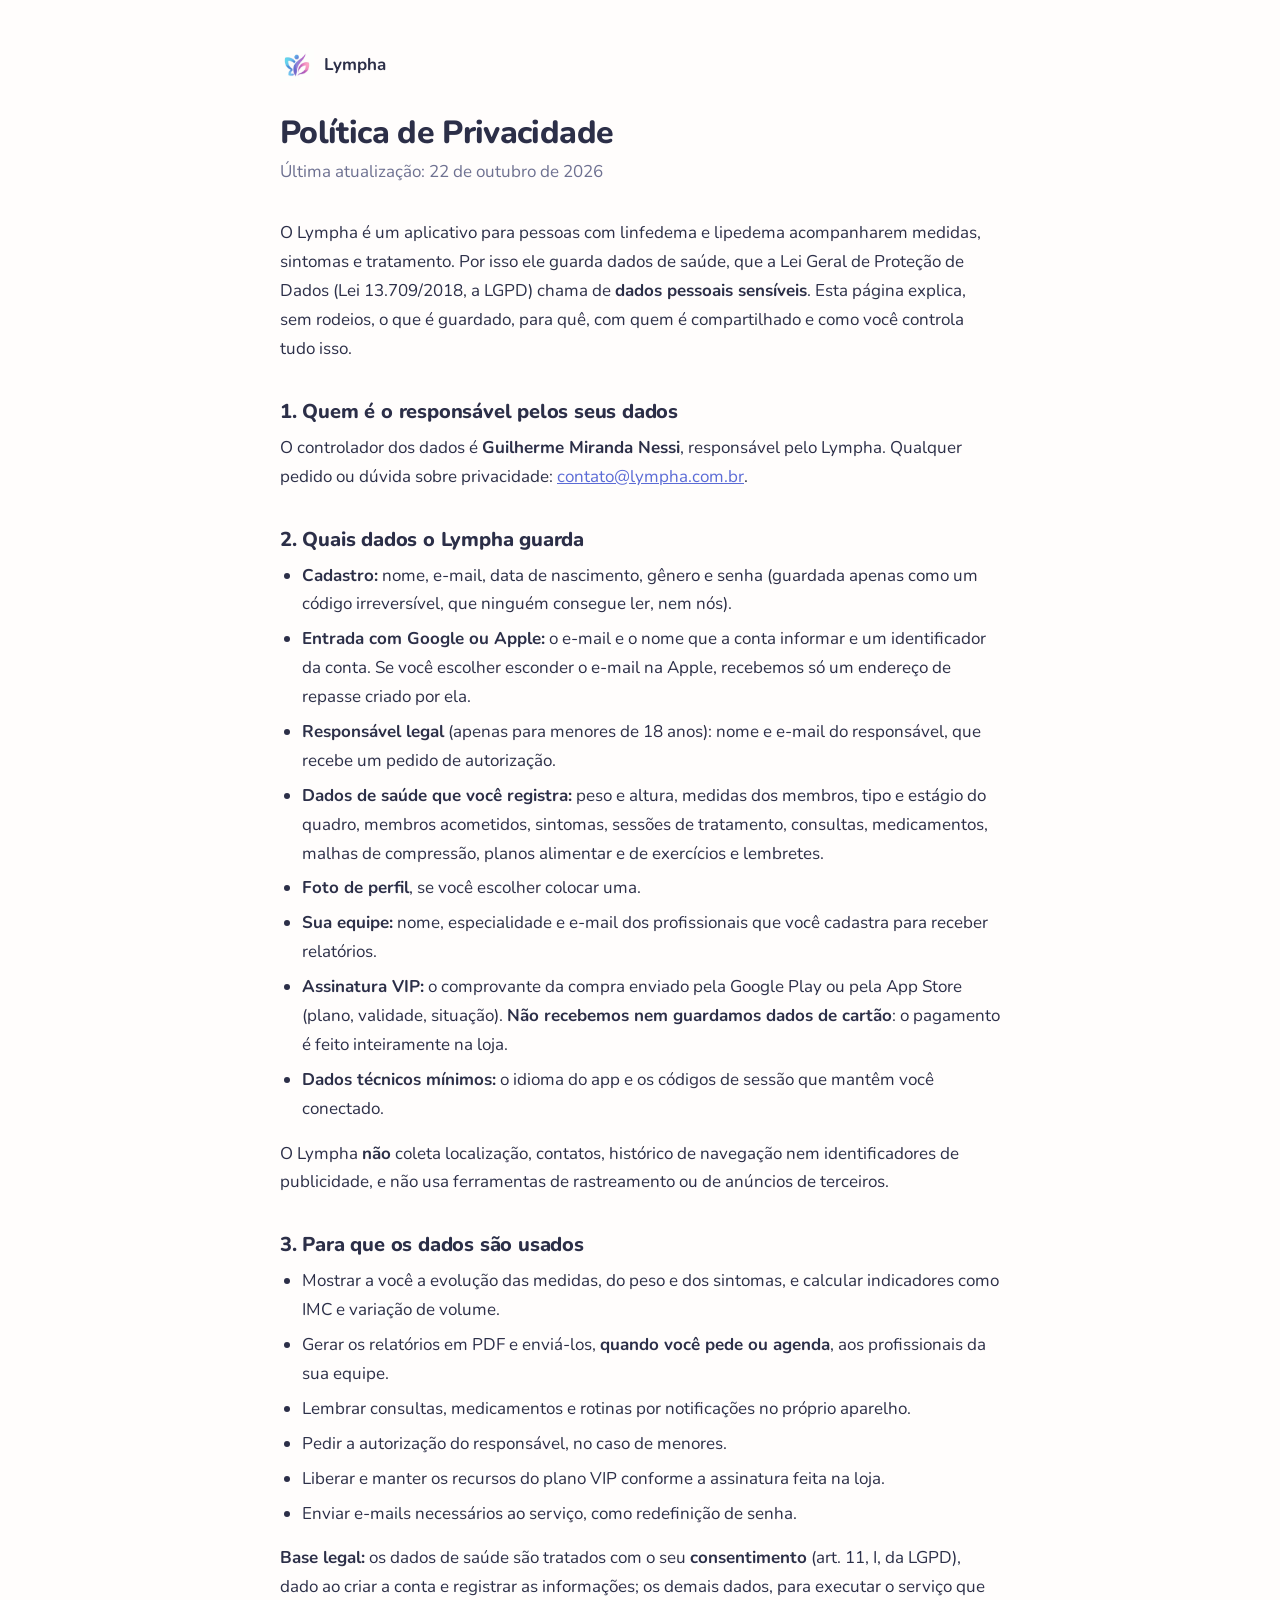
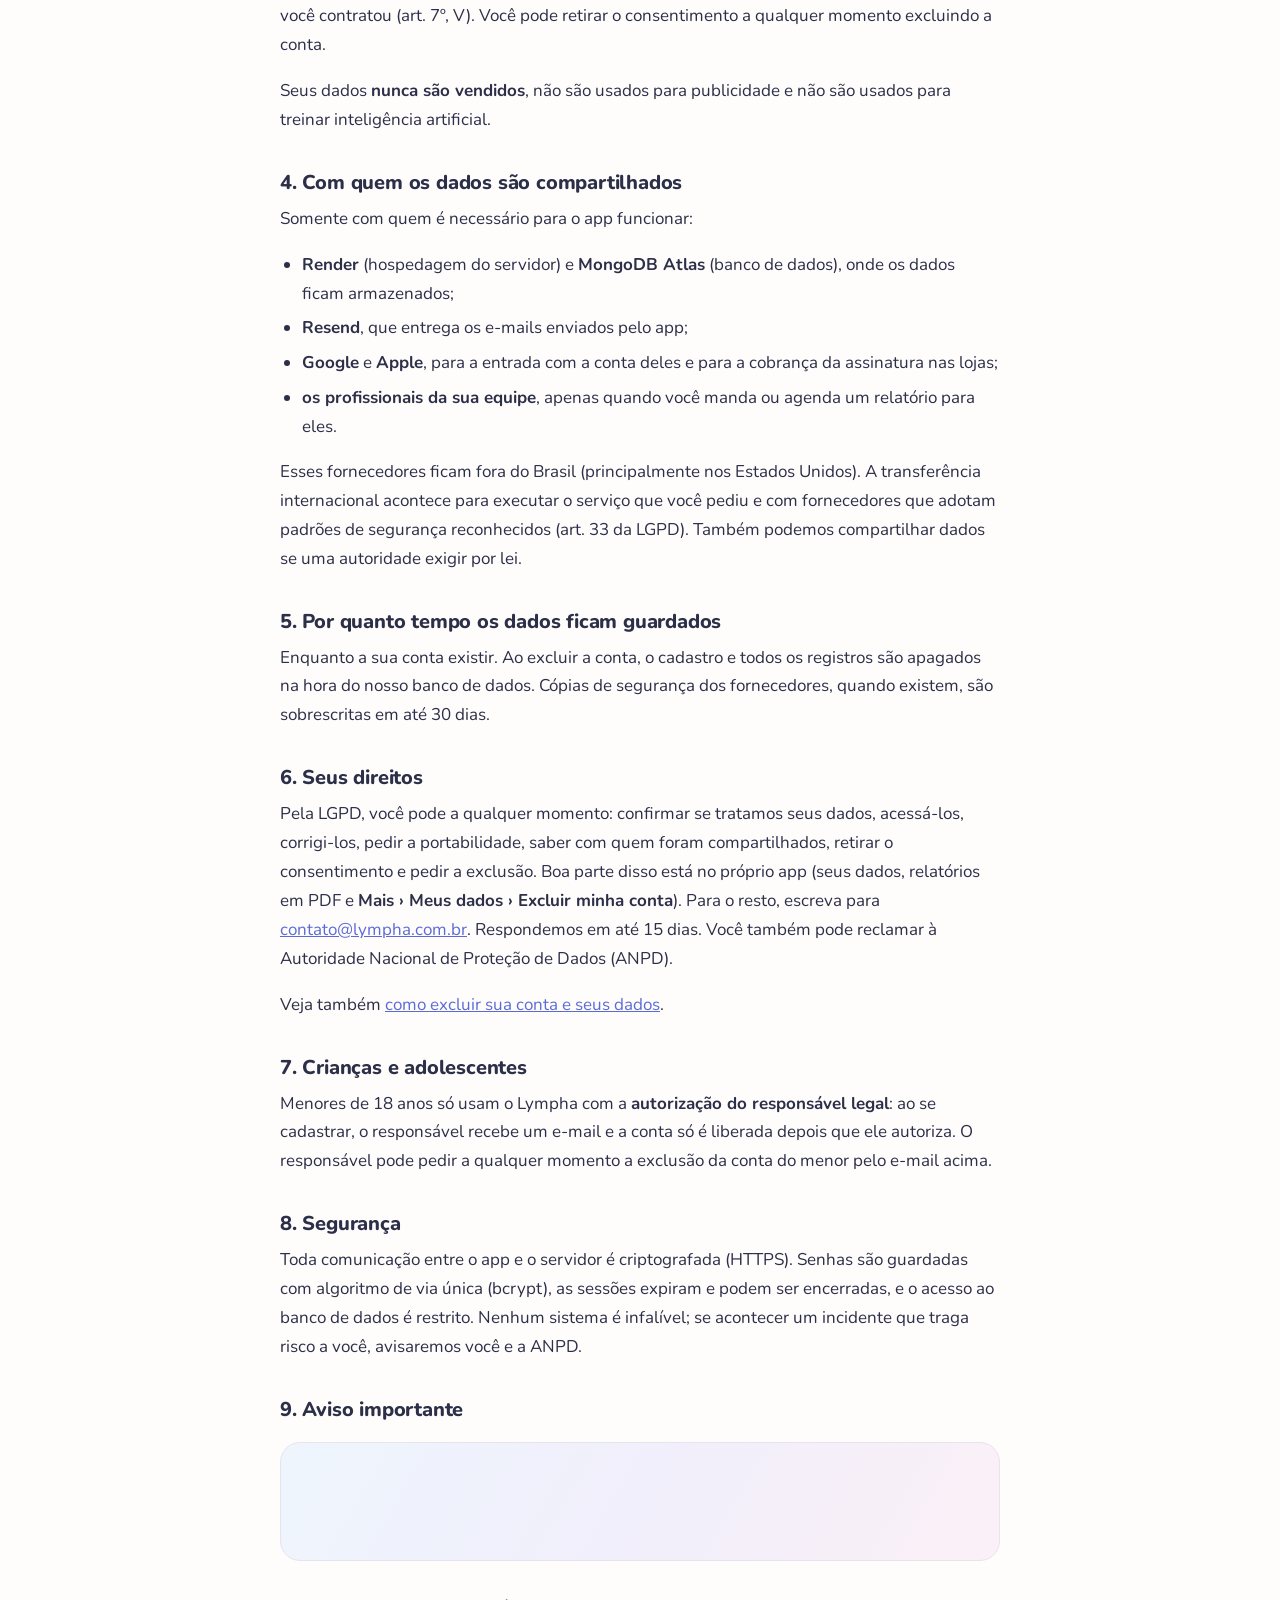
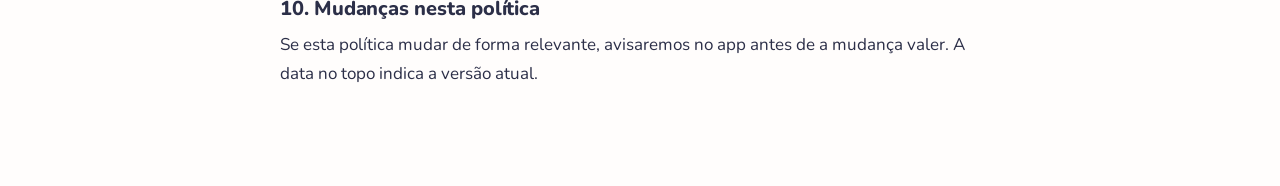
<file: privacidade/index.html>
<!doctype html>
<html lang="pt-BR">
<head>
  <meta charset="utf-8">
  <meta name="viewport" content="width=device-width, initial-scale=1">
  <title>Política de Privacidade | Lympha</title>
  <meta name="description" content="Como o Lympha trata os seus dados pessoais e de saúde.">
  <meta name="theme-color" content="#5b6bd6">
  <link rel="icon" type="image/png" sizes="32x32" href="../assets/img/favicon-32.png">
  <link rel="apple-touch-icon" href="../assets/img/apple-touch-icon.png">
  <link rel="preconnect" href="https://fonts.googleapis.com">
  <link rel="preconnect" href="https://fonts.gstatic.com" crossorigin>
  <link href="https://fonts.googleapis.com/css2?family=Nunito:wght@400;600;700;800&display=swap" rel="stylesheet">
  <link rel="stylesheet" href="../assets/css/estilo.css">
</head>
<body>
  <main class="documento">
    <a class="voltar" href="../"><img src="../assets/img/icone-192.png" alt="">Lympha</a>

    <h1>Política de Privacidade</h1>
    <p class="atualizado">Última atualização: 22 de outubro de 2026</p>

    <p>O Lympha é um aplicativo para pessoas com linfedema e lipedema acompanharem medidas, sintomas e tratamento. Por isso ele guarda dados de saúde, que a Lei Geral de Proteção de Dados (Lei 13.709/2018, a LGPD) chama de <b>dados pessoais sensíveis</b>. Esta página explica, sem rodeios, o que é guardado, para quê, com quem é compartilhado e como você controla tudo isso.</p>

    <h2>1. Quem é o responsável pelos seus dados</h2>
    <p>O controlador dos dados é <b>Guilherme Miranda Nessi</b>, responsável pelo Lympha. Qualquer pedido ou dúvida sobre privacidade: <a href="mailto:contato@lympha.com.br">contato@lympha.com.br</a>.</p>

    <h2>2. Quais dados o Lympha guarda</h2>
    <ul>
      <li><b>Cadastro:</b> nome, e-mail, data de nascimento, gênero e senha (guardada apenas como um código irreversível, que ninguém consegue ler, nem nós).</li>
      <li><b>Entrada com Google ou Apple:</b> o e-mail e o nome que a conta informar e um identificador da conta. Se você escolher esconder o e-mail na Apple, recebemos só um endereço de repasse criado por ela.</li>
      <li><b>Responsável legal</b> (apenas para menores de 18 anos): nome e e-mail do responsável, que recebe um pedido de autorização.</li>
      <li><b>Dados de saúde que você registra:</b> peso e altura, medidas dos membros, tipo e estágio do quadro, membros acometidos, sintomas, sessões de tratamento, consultas, medicamentos, malhas de compressão, planos alimentar e de exercícios e lembretes.</li>
      <li><b>Foto de perfil</b>, se você escolher colocar uma.</li>
      <li><b>Sua equipe:</b> nome, especialidade e e-mail dos profissionais que você cadastra para receber relatórios.</li>
      <li><b>Assinatura VIP:</b> o comprovante da compra enviado pela Google Play ou pela App Store (plano, validade, situação). <b>Não recebemos nem guardamos dados de cartão</b>: o pagamento é feito inteiramente na loja.</li>
      <li><b>Dados técnicos mínimos:</b> o idioma do app e os códigos de sessão que mantêm você conectado.</li>
    </ul>
    <p>O Lympha <b>não</b> coleta localização, contatos, histórico de navegação nem identificadores de publicidade, e não usa ferramentas de rastreamento ou de anúncios de terceiros.</p>

    <h2>3. Para que os dados são usados</h2>
    <ul>
      <li>Mostrar a você a evolução das medidas, do peso e dos sintomas, e calcular indicadores como IMC e variação de volume.</li>
      <li>Gerar os relatórios em PDF e enviá-los, <b>quando você pede ou agenda</b>, aos profissionais da sua equipe.</li>
      <li>Lembrar consultas, medicamentos e rotinas por notificações no próprio aparelho.</li>
      <li>Pedir a autorização do responsável, no caso de menores.</li>
      <li>Liberar e manter os recursos do plano VIP conforme a assinatura feita na loja.</li>
      <li>Enviar e-mails necessários ao serviço, como redefinição de senha.</li>
    </ul>
    <p><b>Base legal:</b> os dados de saúde são tratados com o seu <b>consentimento</b> (art. 11, I, da LGPD), dado ao criar a conta e registrar as informações; os demais dados, para executar o serviço que você contratou (art. 7º, V). Você pode retirar o consentimento a qualquer momento excluindo a conta.</p>
    <p>Seus dados <b>nunca são vendidos</b>, não são usados para publicidade e não são usados para treinar inteligência artificial.</p>

    <h2>4. Com quem os dados são compartilhados</h2>
    <p>Somente com quem é necessário para o app funcionar:</p>
    <ul>
      <li><b>Render</b> (hospedagem do servidor) e <b>MongoDB Atlas</b> (banco de dados), onde os dados ficam armazenados;</li>
      <li><b>Resend</b>, que entrega os e-mails enviados pelo app;</li>
      <li><b>Google</b> e <b>Apple</b>, para a entrada com a conta deles e para a cobrança da assinatura nas lojas;</li>
      <li><b>os profissionais da sua equipe</b>, apenas quando você manda ou agenda um relatório para eles.</li>
    </ul>
    <p>Esses fornecedores ficam fora do Brasil (principalmente nos Estados Unidos). A transferência internacional acontece para executar o serviço que você pediu e com fornecedores que adotam padrões de segurança reconhecidos (art. 33 da LGPD). Também podemos compartilhar dados se uma autoridade exigir por lei.</p>

    <h2>5. Por quanto tempo os dados ficam guardados</h2>
    <p>Enquanto a sua conta existir. Ao excluir a conta, o cadastro e todos os registros são apagados na hora do nosso banco de dados. Cópias de segurança dos fornecedores, quando existem, são sobrescritas em até 30 dias.</p>

    <h2>6. Seus direitos</h2>
    <p>Pela LGPD, você pode a qualquer momento: confirmar se tratamos seus dados, acessá-los, corrigi-los, pedir a portabilidade, saber com quem foram compartilhados, retirar o consentimento e pedir a exclusão. Boa parte disso está no próprio app (seus dados, relatórios em PDF e <b>Mais › Meus dados › Excluir minha conta</b>). Para o resto, escreva para <a href="mailto:contato@lympha.com.br">contato@lympha.com.br</a>. Respondemos em até 15 dias. Você também pode reclamar à Autoridade Nacional de Proteção de Dados (ANPD).</p>
    <p>Veja também <a href="../excluir-conta/">como excluir sua conta e seus dados</a>.</p>

    <h2>7. Crianças e adolescentes</h2>
    <p>Menores de 18 anos só usam o Lympha com a <b>autorização do responsável legal</b>: ao se cadastrar, o responsável recebe um e-mail e a conta só é liberada depois que ele autoriza. O responsável pode pedir a qualquer momento a exclusão da conta do menor pelo e-mail acima.</p>

    <h2>8. Segurança</h2>
    <p>Toda comunicação entre o app e o servidor é criptografada (HTTPS). Senhas são guardadas com algoritmo de via única (bcrypt), as sessões expiram e podem ser encerradas, e o acesso ao banco de dados é restrito. Nenhum sistema é infalível; se acontecer um incidente que traga risco a você, avisaremos você e a ANPD.</p>

    <h2>9. Aviso importante</h2>
    <div class="destaque">O Lympha ajuda você a organizar informações, mas <b>não é um dispositivo médico</b> e não substitui a avaliação de um profissional de saúde. Em caso de sinais de infecção (como vermelhidão, calor e febre), procure atendimento.</div>

    <h2>10. Mudanças nesta política</h2>
    <p>Se esta política mudar de forma relevante, avisaremos no app antes de a mudança valer. A data no topo indica a versão atual.</p>
  </main>
</body>
</html>
</file>
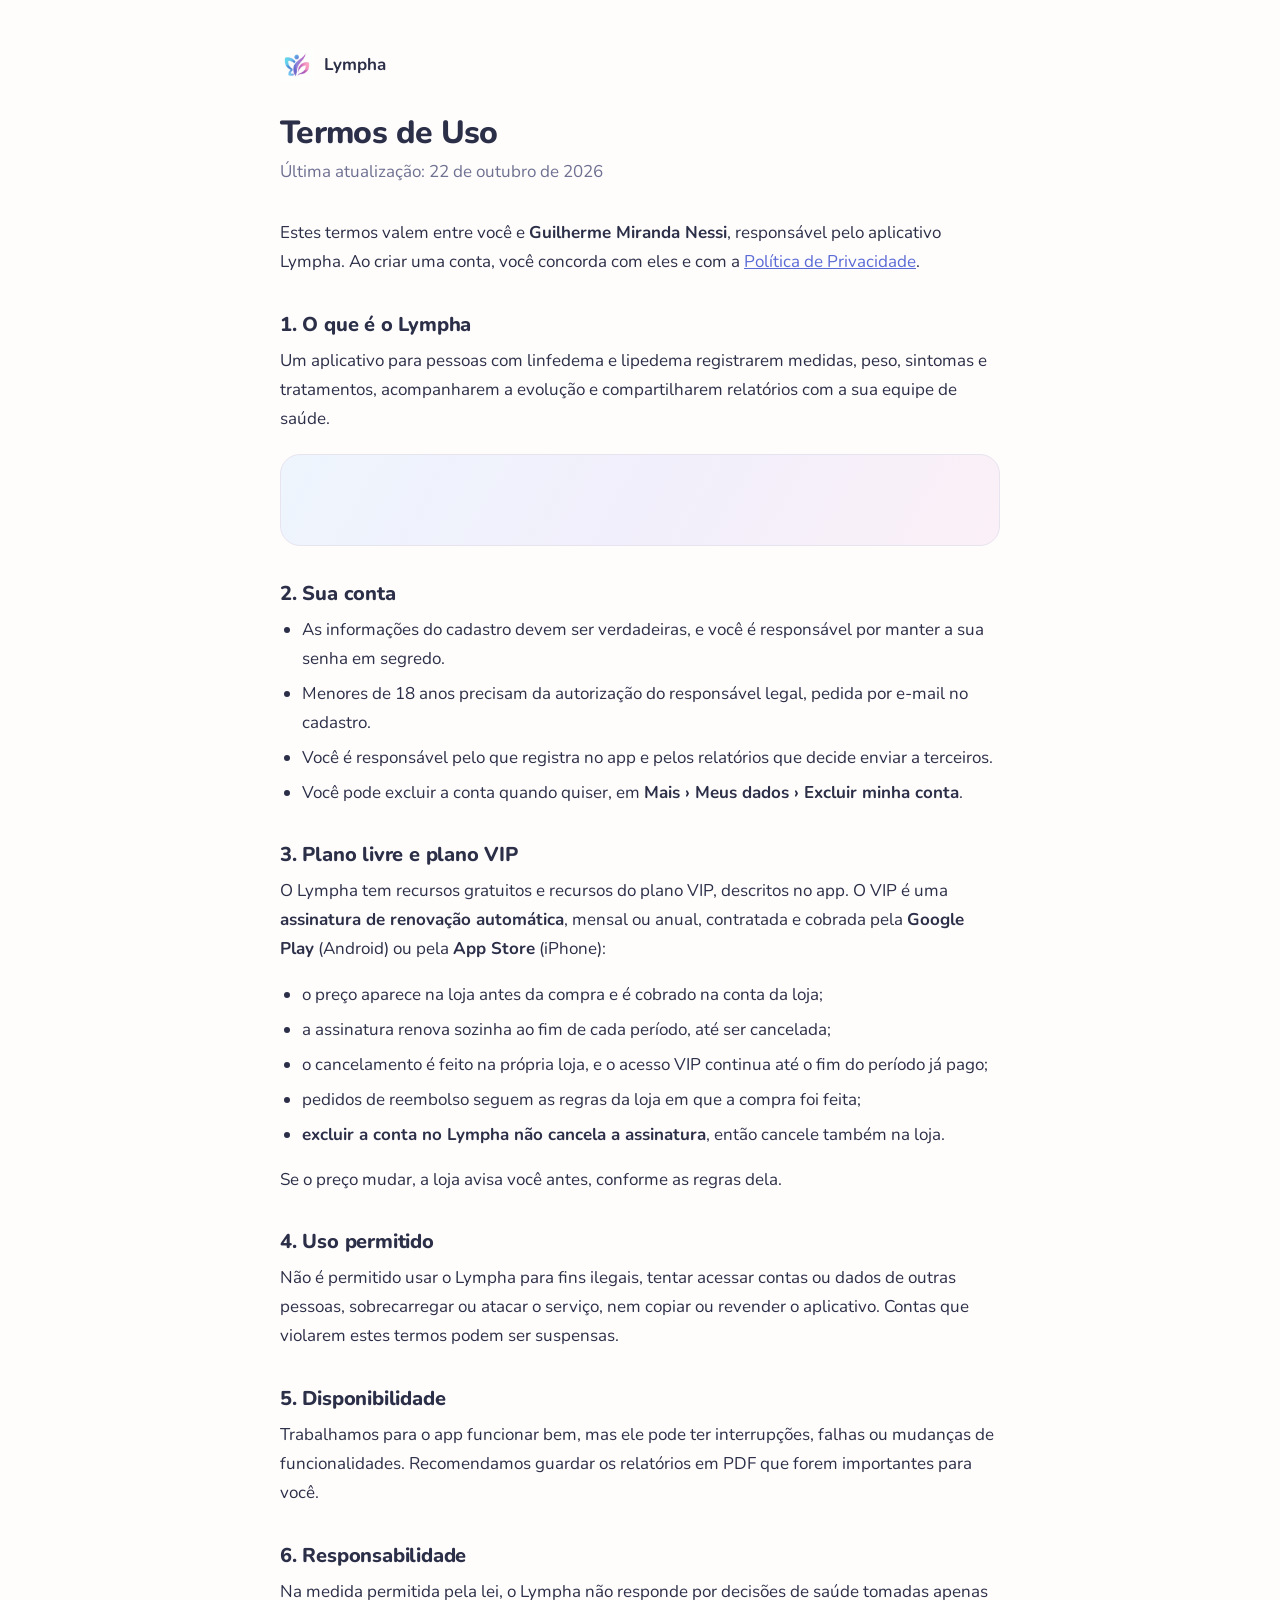
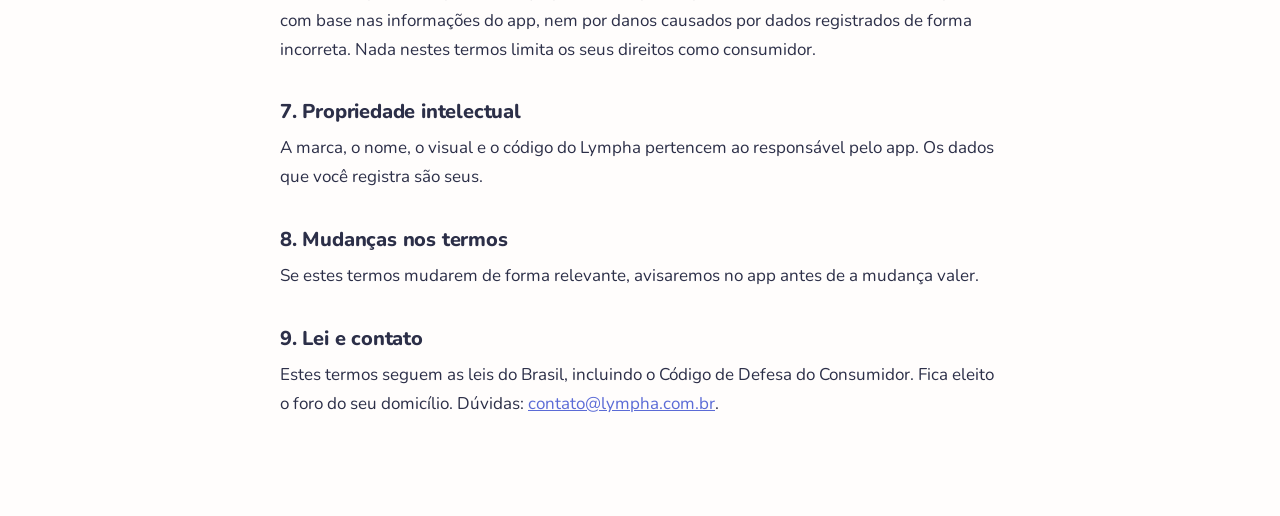
<file: termos/index.html>
<!doctype html>
<html lang="pt-BR">
<head>
  <meta charset="utf-8">
  <meta name="viewport" content="width=device-width, initial-scale=1">
  <title>Termos de Uso | Lympha</title>
  <meta name="description" content="As regras de uso do aplicativo Lympha e da assinatura VIP.">
  <meta name="theme-color" content="#5b6bd6">
  <link rel="icon" type="image/png" sizes="32x32" href="../assets/img/favicon-32.png">
  <link rel="apple-touch-icon" href="../assets/img/apple-touch-icon.png">
  <link rel="preconnect" href="https://fonts.googleapis.com">
  <link rel="preconnect" href="https://fonts.gstatic.com" crossorigin>
  <link href="https://fonts.googleapis.com/css2?family=Nunito:wght@400;600;700;800&display=swap" rel="stylesheet">
  <link rel="stylesheet" href="../assets/css/estilo.css">
</head>
<body>
  <main class="documento">
    <a class="voltar" href="../"><img src="../assets/img/icone-192.png" alt="">Lympha</a>

    <h1>Termos de Uso</h1>
    <p class="atualizado">Última atualização: 22 de outubro de 2026</p>

    <p>Estes termos valem entre você e <b>Guilherme Miranda Nessi</b>, responsável pelo aplicativo Lympha. Ao criar uma conta, você concorda com eles e com a <a href="../privacidade/">Política de Privacidade</a>.</p>

    <h2>1. O que é o Lympha</h2>
    <p>Um aplicativo para pessoas com linfedema e lipedema registrarem medidas, peso, sintomas e tratamentos, acompanharem a evolução e compartilharem relatórios com a sua equipe de saúde.</p>
    <div class="destaque">O Lympha <b>não é um dispositivo médico</b>, não faz diagnóstico e não substitui a orientação de profissionais de saúde. Decisões sobre o seu tratamento devem ser tomadas com eles.</div>

    <h2>2. Sua conta</h2>
    <ul>
      <li>As informações do cadastro devem ser verdadeiras, e você é responsável por manter a sua senha em segredo.</li>
      <li>Menores de 18 anos precisam da autorização do responsável legal, pedida por e-mail no cadastro.</li>
      <li>Você é responsável pelo que registra no app e pelos relatórios que decide enviar a terceiros.</li>
      <li>Você pode excluir a conta quando quiser, em <b>Mais › Meus dados › Excluir minha conta</b>.</li>
    </ul>

    <h2>3. Plano livre e plano VIP</h2>
    <p>O Lympha tem recursos gratuitos e recursos do plano VIP, descritos no app. O VIP é uma <b>assinatura de renovação automática</b>, mensal ou anual, contratada e cobrada pela <b>Google Play</b> (Android) ou pela <b>App Store</b> (iPhone):</p>
    <ul>
      <li>o preço aparece na loja antes da compra e é cobrado na conta da loja;</li>
      <li>a assinatura renova sozinha ao fim de cada período, até ser cancelada;</li>
      <li>o cancelamento é feito na própria loja, e o acesso VIP continua até o fim do período já pago;</li>
      <li>pedidos de reembolso seguem as regras da loja em que a compra foi feita;</li>
      <li><b>excluir a conta no Lympha não cancela a assinatura</b>, então cancele também na loja.</li>
    </ul>
    <p>Se o preço mudar, a loja avisa você antes, conforme as regras dela.</p>

    <h2>4. Uso permitido</h2>
    <p>Não é permitido usar o Lympha para fins ilegais, tentar acessar contas ou dados de outras pessoas, sobrecarregar ou atacar o serviço, nem copiar ou revender o aplicativo. Contas que violarem estes termos podem ser suspensas.</p>

    <h2>5. Disponibilidade</h2>
    <p>Trabalhamos para o app funcionar bem, mas ele pode ter interrupções, falhas ou mudanças de funcionalidades. Recomendamos guardar os relatórios em PDF que forem importantes para você.</p>

    <h2>6. Responsabilidade</h2>
    <p>Na medida permitida pela lei, o Lympha não responde por decisões de saúde tomadas apenas com base nas informações do app, nem por danos causados por dados registrados de forma incorreta. Nada nestes termos limita os seus direitos como consumidor.</p>

    <h2>7. Propriedade intelectual</h2>
    <p>A marca, o nome, o visual e o código do Lympha pertencem ao responsável pelo app. Os dados que você registra são seus.</p>

    <h2>8. Mudanças nos termos</h2>
    <p>Se estes termos mudarem de forma relevante, avisaremos no app antes de a mudança valer.</p>

    <h2>9. Lei e contato</h2>
    <p>Estes termos seguem as leis do Brasil, incluindo o Código de Defesa do Consumidor. Fica eleito o foro do seu domicílio. Dúvidas: <a href="mailto:contato@lympha.com.br">contato@lympha.com.br</a>.</p>
  </main>
</body>
</html>
</file>
<file: assets/css/estilo.css>
/* Lympha — site de apresentação.
   As cores são as do app (core/theme/app_colors.dart), para o site e o app
   parecerem a mesma coisa. Feito para o celular primeiro: é de lá que a
   maioria vai chegar, pelo QR code. */

:root {
  --fundo: #fffdfc;
  --superficie: #ffffff;
  --campo: #f6f4fa;
  --borda: #e7e3ef;
  --texto: #2c2f48;
  --texto-suave: #6e7191;
  --indigo: #5b6bd6;
  --roxo: #a85cc6;
  --magenta: #e679c3;
  --azul: #4f93de;
  --azul-claro: #63ccf0;
  --sucesso: #3ba88f;
  --atencao: #e8912d;
  --marca: linear-gradient(120deg, #4f93de 0%, #5b6bd6 35%, #a85cc6 70%, #e679c3 100%);
  --marca-suave: linear-gradient(120deg, #eef5fd 0%, #f1effb 50%, #fbf0f7 100%);
  --raio: 20px;
  --sombra: 0 10px 30px rgba(44, 47, 72, 0.08);
  --largura: 1120px;
}

* { box-sizing: border-box; }

html { scroll-behavior: smooth; scroll-padding-top: 76px; }

body {
  margin: 0;
  background: var(--fundo);
  color: var(--texto);
  font-family: "Nunito", system-ui, -apple-system, "Segoe UI", Roboto, sans-serif;
  font-size: 17px;
  line-height: 1.6;
  -webkit-font-smoothing: antialiased;
}

img { max-width: 100%; display: block; }
a { color: var(--indigo); }

h1, h2, h3 { line-height: 1.2; margin: 0 0 .5em; font-weight: 800; }
h1 { font-size: clamp(2.1rem, 6vw, 3.4rem); letter-spacing: -0.02em; }
h2 { font-size: clamp(1.7rem, 4.5vw, 2.4rem); letter-spacing: -0.01em; }
h3 { font-size: 1.15rem; }
p { margin: 0 0 1em; }

.container { width: 100%; max-width: var(--largura); margin: 0 auto; padding: 0 20px; }

.destaque {
  background: var(--marca);
  -webkit-background-clip: text;
  background-clip: text;
  color: transparent;
}

/* ---------- Topo ---------- */

.topo {
  position: sticky;
  top: 0;
  z-index: 50;
  background: rgba(255, 253, 252, 0.88);
  backdrop-filter: saturate(160%) blur(12px);
  -webkit-backdrop-filter: saturate(160%) blur(12px);
  border-bottom: 1px solid transparent;
  transition: border-color .2s;
}
.topo.rolou { border-bottom-color: var(--borda); }

.topo .container {
  display: flex;
  align-items: center;
  justify-content: space-between;
  height: 64px;
  gap: 16px;
}

.marca {
  display: flex;
  align-items: center;
  gap: 10px;
  text-decoration: none;
  color: var(--texto);
  font-weight: 800;
  font-size: 1.3rem;
}
.marca img { width: 38px; height: 38px; }

.menu { display: flex; align-items: center; gap: 26px; }
.menu a {
  text-decoration: none;
  color: var(--texto-suave);
  font-weight: 700;
  font-size: .95rem;
}
.menu a:hover { color: var(--indigo); }

.botao {
  display: inline-flex;
  align-items: center;
  justify-content: center;
  gap: 10px;
  padding: 14px 24px;
  border-radius: 999px;
  font-weight: 800;
  font-size: 1rem;
  text-decoration: none;
  border: 0;
  cursor: pointer;
  transition: transform .15s, box-shadow .15s;
}
.botao:hover { transform: translateY(-1px); }
.botao-principal {
  background: var(--marca);
  color: #fff;
  box-shadow: 0 8px 20px rgba(91, 107, 214, 0.3);
}
.botao-secundario {
  background: var(--superficie);
  color: var(--texto);
  border: 1px solid var(--borda);
}
.menu .botao { padding: 10px 18px; font-size: .9rem; color: #fff; }

.abrir-menu {
  display: none;
  background: none;
  border: 0;
  padding: 8px;
  cursor: pointer;
  color: var(--texto);
}

@media (max-width: 860px) {
  .abrir-menu { display: block; }
  .menu {
    position: absolute;
    top: 64px;
    left: 0;
    right: 0;
    flex-direction: column;
    align-items: stretch;
    gap: 0;
    background: var(--superficie);
    border-bottom: 1px solid var(--borda);
    box-shadow: var(--sombra);
    padding: 8px 20px 18px;
    display: none;
  }
  .menu.aberto { display: flex; }
  .menu a { padding: 12px 0; font-size: 1.05rem; border-bottom: 1px solid var(--campo); }
  .menu .botao { margin-top: 12px; padding: 14px; border: 0; }
}

/* ---------- Abertura ---------- */

.abertura {
  position: relative;
  overflow: hidden;
  padding: 56px 0 72px;
  background: var(--marca-suave);
}
.abertura::before {
  content: "";
  position: absolute;
  width: 640px;
  height: 640px;
  right: -200px;
  top: -220px;
  border-radius: 50%;
  background: radial-gradient(circle, rgba(168, 92, 198, 0.18), transparent 65%);
}
.abertura .container {
  position: relative;
  display: grid;
  grid-template-columns: 1.1fr .9fr;
  align-items: center;
  gap: 48px;
}
.selo-topo {
  display: inline-flex;
  align-items: center;
  gap: 8px;
  padding: 6px 14px;
  border-radius: 999px;
  background: var(--superficie);
  border: 1px solid var(--borda);
  color: var(--indigo);
  font-weight: 800;
  font-size: .85rem;
  margin-bottom: 18px;
}
.abertura .resumo { font-size: 1.15rem; color: var(--texto-suave); max-width: 560px; }
.acoes { display: flex; flex-wrap: wrap; gap: 12px; margin-top: 26px; }
.observacao { margin-top: 18px; font-size: .9rem; color: var(--texto-suave); }

@media (max-width: 860px) {
  .abertura { padding: 36px 0 56px; }
  .abertura .container { grid-template-columns: 1fr; gap: 36px; text-align: center; }
  .abertura .resumo { margin: 0 auto; }
  .acoes { justify-content: center; }
}

/* ---------- Celular ---------- */

.celular {
  position: relative;
  width: min(300px, 74vw);
  margin: 0 auto;
  aspect-ratio: 1080 / 2400;
  border-radius: 42px;
  padding: 10px;
  background: #1f2133;
  box-shadow: 0 30px 60px rgba(44, 47, 72, 0.25), inset 0 0 0 2px #3a3d55;
}
.celular img, .celular .tela-vazia {
  width: 100%;
  height: 100%;
  object-fit: cover;
  border-radius: 33px;
  background: var(--campo);
}
.celular .tela-vazia {
  display: flex;
  align-items: center;
  justify-content: center;
  color: var(--texto-suave);
  font-size: .85rem;
  text-align: center;
  padding: 20px;
}
.celular.pequeno { width: 220px; border-radius: 32px; padding: 8px; }
.celular.pequeno img, .celular.pequeno .tela-vazia { border-radius: 25px; }

/* ---------- Seções ---------- */

.secao { padding: 84px 0; }
.secao.alternada { background: var(--superficie); border-top: 1px solid var(--borda); border-bottom: 1px solid var(--borda); }
.cabeca { max-width: 720px; margin: 0 auto 44px; text-align: center; }
.cabeca .rotulo {
  display: inline-block;
  font-size: .8rem;
  font-weight: 800;
  letter-spacing: .12em;
  text-transform: uppercase;
  color: var(--roxo);
  margin-bottom: 10px;
}
.cabeca p { color: var(--texto-suave); font-size: 1.08rem; }

@media (max-width: 860px) { .secao { padding: 60px 0; } }

/* Para quem é */
.publico {
  display: grid;
  grid-template-columns: repeat(3, 1fr);
  gap: 20px;
}
.publico .cartao { text-align: center; }
@media (max-width: 860px) { .publico { grid-template-columns: 1fr; } }

/* Cartões de função */
.grade {
  display: grid;
  grid-template-columns: repeat(3, 1fr);
  gap: 20px;
}
@media (max-width: 960px) { .grade { grid-template-columns: repeat(2, 1fr); } }
@media (max-width: 620px) { .grade { grid-template-columns: 1fr; } }

.cartao {
  background: var(--superficie);
  border: 1px solid var(--borda);
  border-radius: var(--raio);
  padding: 26px;
  box-shadow: var(--sombra);
}
.cartao p { color: var(--texto-suave); margin: 0; font-size: .98rem; }
.cartao h3 { margin-top: 14px; }
.icone {
  width: 48px;
  height: 48px;
  border-radius: 14px;
  display: inline-flex;
  align-items: center;
  justify-content: center;
  background: var(--marca-suave);
  color: var(--indigo);
}
.icone svg { width: 24px; height: 24px; }
.etiqueta {
  display: inline-block;
  margin-left: 8px;
  padding: 2px 10px;
  border-radius: 999px;
  font-size: .72rem;
  font-weight: 800;
  vertical-align: middle;
  letter-spacing: .04em;
}
.etiqueta.livre { background: #e6f5f1; color: var(--sucesso); }
.etiqueta.vip { background: var(--marca); color: #fff; }

/* Telas: as setas ficam nas laterais, fora das imagens; no celular descem
   para baixo das telas, lado a lado. */
.carrossel {
  display: grid;
  grid-template-columns: auto minmax(0, 1fr) auto;
  grid-template-areas: "anterior telas proxima";
  align-items: center;
  gap: 18px;
  max-width: calc(var(--largura) + 140px);
  margin: 0 auto;
  padding: 0 20px;
}
.telas {
  grid-area: telas;
  display: flex;
  gap: 28px;
  overflow-x: auto;
  padding: 10px 4px 30px;
  scroll-snap-type: x mandatory;
  -webkit-overflow-scrolling: touch;
  /* Sem a barra de rolagem: no computador quem passa as telas são as setas,
     e no celular, o dedo. */
  scrollbar-width: none;
}
.telas::-webkit-scrollbar { display: none; }
@media (min-width: 701px) {
  /* As bordas esmaecem, para o celular cortado na ponta não parecer erro. */
  .telas {
    -webkit-mask-image: linear-gradient(90deg, transparent, #000 28px, #000 calc(100% - 28px), transparent);
    mask-image: linear-gradient(90deg, transparent, #000 28px, #000 calc(100% - 28px), transparent);
    padding-left: 28px;
    padding-right: 28px;
    scroll-padding: 0 28px;
  }
}
.seta {
  display: grid;
  place-items: center;
  width: 52px;
  height: 52px;
  /* Centraliza na altura do celular, sem contar a legenda. */
  margin-bottom: 80px;
  border-radius: 50%;
  border: 1px solid var(--borda);
  background: var(--superficie);
  color: var(--indigo);
  box-shadow: var(--sombra);
  cursor: pointer;
  transition: opacity .2s, transform .15s;
}
.seta:hover { transform: scale(1.06); }
.seta:disabled { opacity: .35; cursor: default; transform: none; box-shadow: none; }
.seta svg { width: 24px; height: 24px; fill: none; stroke: currentColor; stroke-width: 2.5; stroke-linecap: round; stroke-linejoin: round; }
.seta-anterior { grid-area: anterior; }
.seta-proxima { grid-area: proxima; }
@media (max-width: 700px) {
  .carrossel {
    grid-template-columns: 1fr 1fr;
    grid-template-areas: "telas telas" "anterior proxima";
    gap: 4px 16px;
    padding: 0;
  }
  .telas { padding: 10px 20px 20px; scroll-padding: 0 20px; }
  .seta { width: 46px; height: 46px; margin-bottom: 0; }
  .seta-anterior { justify-self: end; }
  .seta-proxima { justify-self: start; }
}
.telas figure { margin: 0; flex: 0 0 auto; scroll-snap-align: start; text-align: center; }
.telas figcaption { margin-top: 14px; font-weight: 800; }
.telas figcaption span { display: block; font-weight: 600; color: var(--texto-suave); font-size: .9rem; max-width: 220px; margin: 2px auto 0; }

/* Livre x VIP */
.planos {
  display: grid;
  grid-template-columns: 1fr 1fr;
  gap: 24px;
  max-width: 940px;
  margin: 0 auto;
}
@media (max-width: 760px) { .planos { grid-template-columns: 1fr; } }
.plano {
  border-radius: 24px;
  padding: 30px;
  background: var(--superficie);
  border: 1px solid var(--borda);
  box-shadow: var(--sombra);
}
.plano.vip {
  position: relative;
  border: 2px solid transparent;
  background: linear-gradient(var(--superficie), var(--superficie)) padding-box, var(--marca) border-box;
}
.plano h3 { font-size: 1.5rem; margin-bottom: 4px; }
.plano .sub { color: var(--texto-suave); margin-bottom: 20px; }
.plano ul { list-style: none; padding: 0; margin: 0; }
.plano li {
  display: flex;
  gap: 12px;
  padding: 9px 0;
  border-top: 1px solid var(--campo);
  font-size: .98rem;
}
.plano li:first-child { border-top: 0; }
.plano li svg { flex: 0 0 20px; width: 20px; height: 20px; margin-top: 3px; color: var(--sucesso); }
.plano.vip li svg { color: var(--roxo); }
.plano li b { font-weight: 800; }
.plano li small { display: block; color: var(--texto-suave); font-size: .88rem; }
.plano .mais { margin: 0 0 12px; font-weight: 800; color: var(--roxo); }

/* Baixar */
.baixar {
  background: var(--marca);
  color: #fff;
  border-radius: 32px;
  padding: 48px 40px;
  display: grid;
  grid-template-columns: 1fr auto;
  gap: 40px;
  align-items: center;
}
.baixar h2 { color: #fff; }
.baixar p { color: rgba(255, 255, 255, 0.9); }
.qrs { display: flex; gap: 22px; }
.qr {
  background: #fff;
  color: var(--texto);
  border-radius: 22px;
  padding: 16px 16px 14px;
  text-align: center;
  text-decoration: none;
  width: 190px;
  box-shadow: 0 12px 28px rgba(0, 0, 0, 0.15);
}
.qr img { width: 158px; height: 158px; margin: 0 auto 10px; }
.qr strong { display: flex; align-items: center; justify-content: center; gap: 8px; font-size: .98rem; }
.qr strong svg { width: 20px; height: 20px; }
.qr small { display: block; color: var(--texto-suave); font-size: .8rem; }
@media (max-width: 860px) {
  .baixar { grid-template-columns: 1fr; text-align: center; padding: 36px 22px; }
  .qrs { justify-content: center; gap: 12px; }
  .qr { width: 50%; max-width: 170px; padding: 12px 10px 10px; }
  .qr img { width: 100%; height: auto; max-width: 130px; }
}

/* Aviso */
.aviso {
  display: flex;
  gap: 16px;
  align-items: flex-start;
  max-width: 860px;
  margin: 0 auto;
  padding: 22px 24px;
  border-radius: var(--raio);
  background: var(--marca-suave);
  color: var(--texto);
  font-size: .98rem;
}
.aviso svg { flex: 0 0 24px; width: 24px; height: 24px; color: var(--indigo); margin-top: 2px; }

/* Rodapé */
.rodape {
  background: #23263b;
  color: #c9cbe0;
  padding: 48px 0 28px;
  font-size: .95rem;
}
.rodape .container { display: grid; grid-template-columns: 1.4fr 1fr 1fr; gap: 32px; }
.rodape .marca { color: #fff; }
.rodape h4 { color: #fff; margin: 0 0 12px; font-size: 1rem; }
.rodape a { color: #c9cbe0; text-decoration: none; display: block; padding: 3px 0; }
.rodape a:hover { color: #fff; }
.rodape .fim {
  grid-column: 1 / -1;
  border-top: 1px solid #3a3d55;
  padding-top: 20px;
  margin-top: 8px;
  font-size: .85rem;
  color: #9a9cb8;
}
@media (max-width: 760px) { .rodape .container { grid-template-columns: 1fr; } }

/* Página "em breve" */
.em-breve {
  min-height: 100vh;
  display: flex;
  align-items: center;
  justify-content: center;
  padding: 32px 20px;
  background: var(--marca-suave);
  text-align: center;
}
.em-breve .caixa {
  max-width: 520px;
  background: var(--superficie);
  border-radius: 28px;
  padding: 40px 30px;
  box-shadow: var(--sombra);
}
.em-breve img.logo { width: 180px; margin: 0 auto 20px; }
.em-breve .loja {
  display: inline-flex;
  align-items: center;
  gap: 8px;
  padding: 6px 14px;
  border-radius: 999px;
  background: var(--campo);
  color: var(--indigo);
  font-weight: 800;
  font-size: .85rem;
  margin-bottom: 16px;
}
.em-breve p { color: var(--texto-suave); }
.em-breve .acoes { justify-content: center; }

@media (prefers-reduced-motion: reduce) {
  html { scroll-behavior: auto; }
  .botao { transition: none; }
}

/* Páginas de texto: privacidade, termos, exclusão de conta. */
.documento { max-width: 760px; margin: 0 auto; padding: 48px 20px 80px; }
.documento .voltar { display: inline-flex; align-items: center; gap: 10px; font-weight: 700; color: var(--texto); text-decoration: none; margin-bottom: 32px; }
.documento .voltar img { width: 34px; height: 34px; }
.documento h1 { font-size: 2rem; margin-bottom: 6px; }
.documento .atualizado { color: var(--texto-suave); margin-bottom: 32px; }
.documento h2 { font-size: 1.25rem; margin: 36px 0 10px; }
.documento p, .documento li { color: var(--texto); line-height: 1.7; }
.documento ul, .documento ol { padding-left: 22px; margin: 8px 0 16px; }
.documento li { margin-bottom: 6px; }
.documento .destaque { background: var(--marca-suave); border: 1px solid var(--borda); border-radius: var(--raio); padding: 18px 22px; margin: 20px 0; }
.documento a { color: var(--indigo); }
</file>
